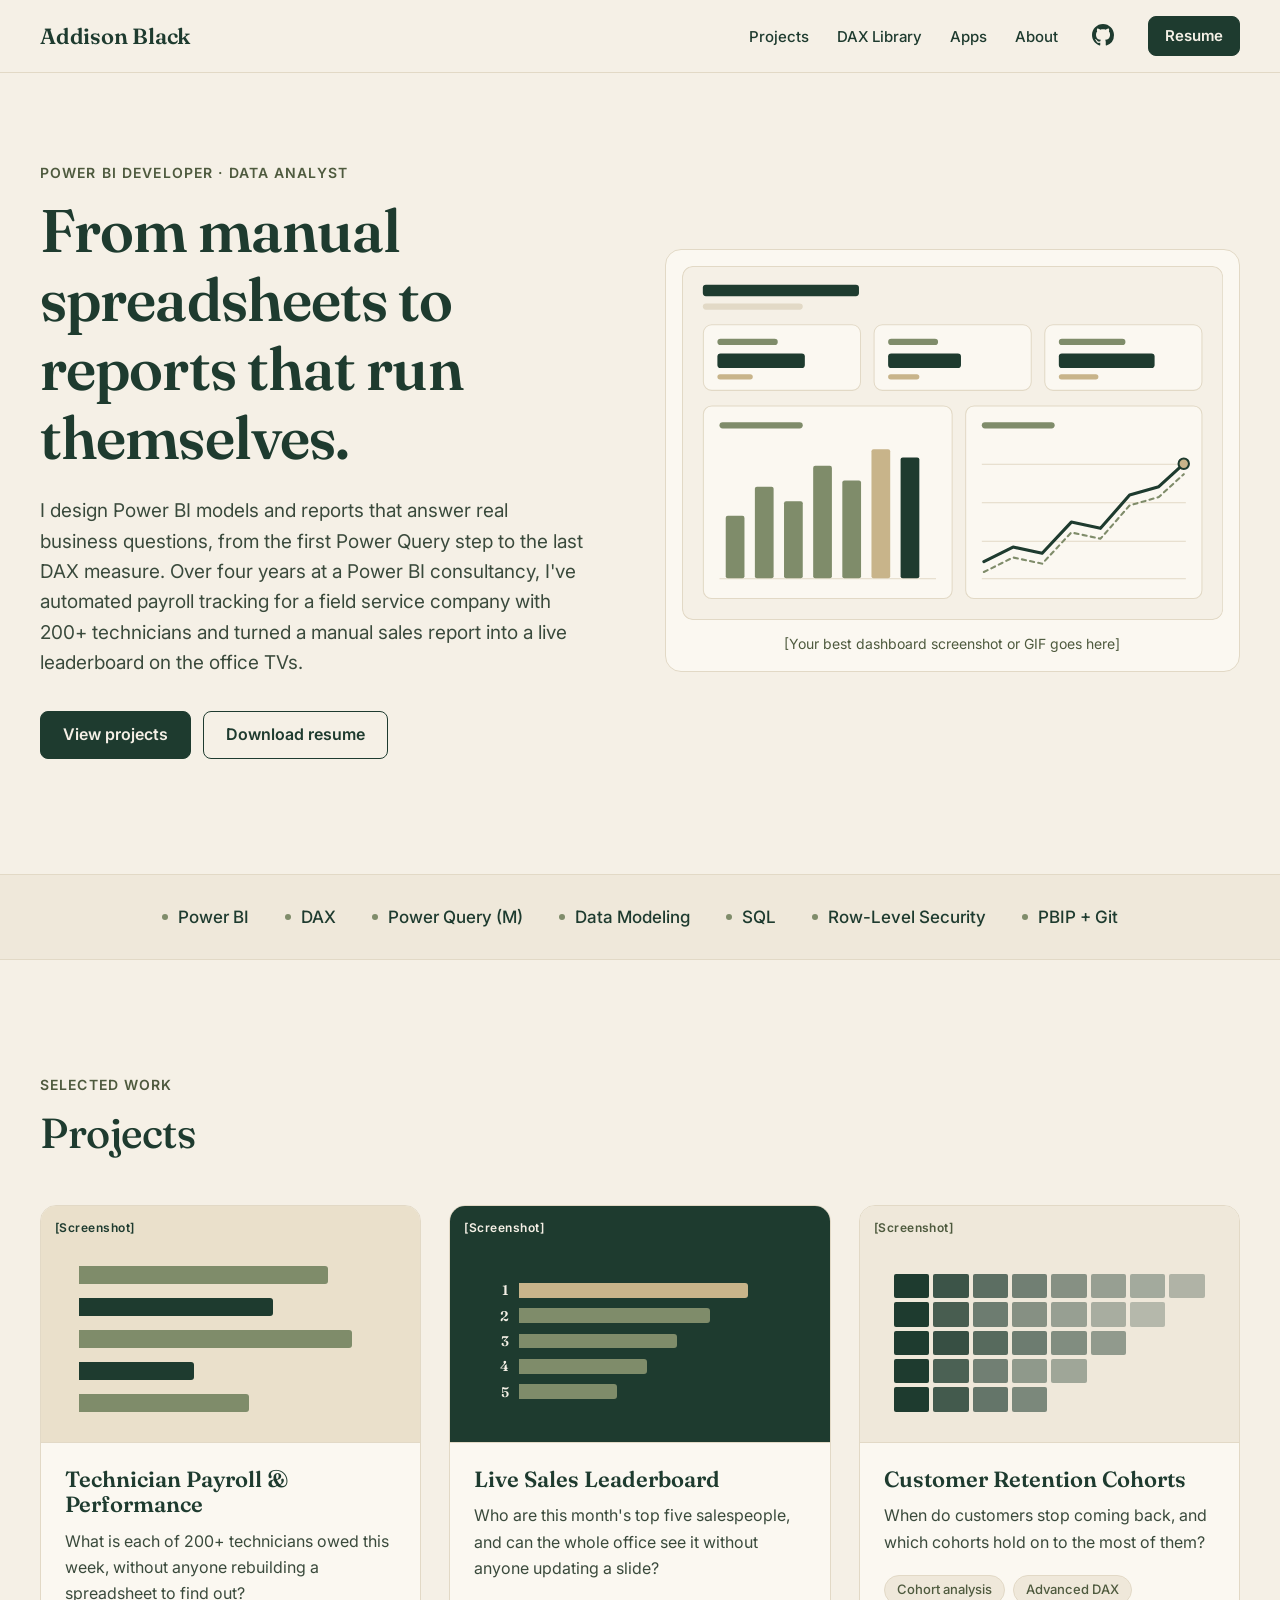
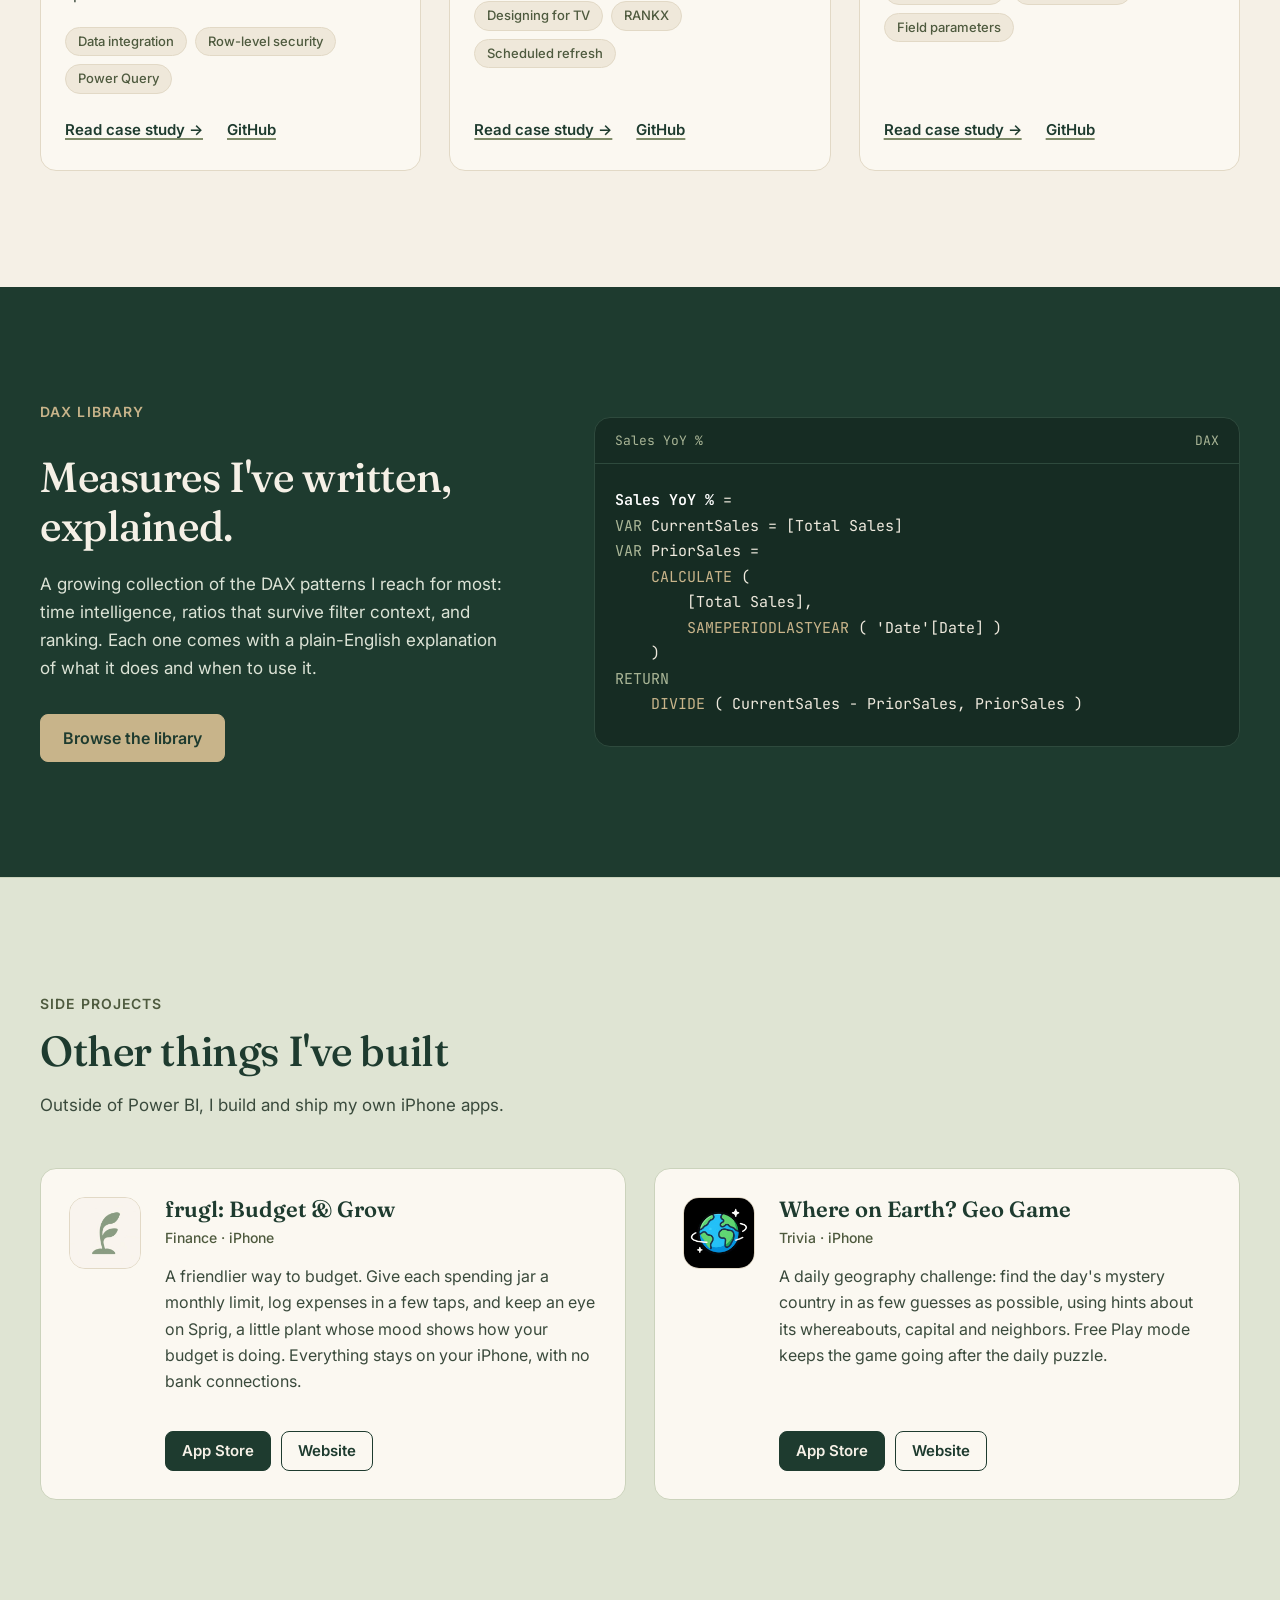
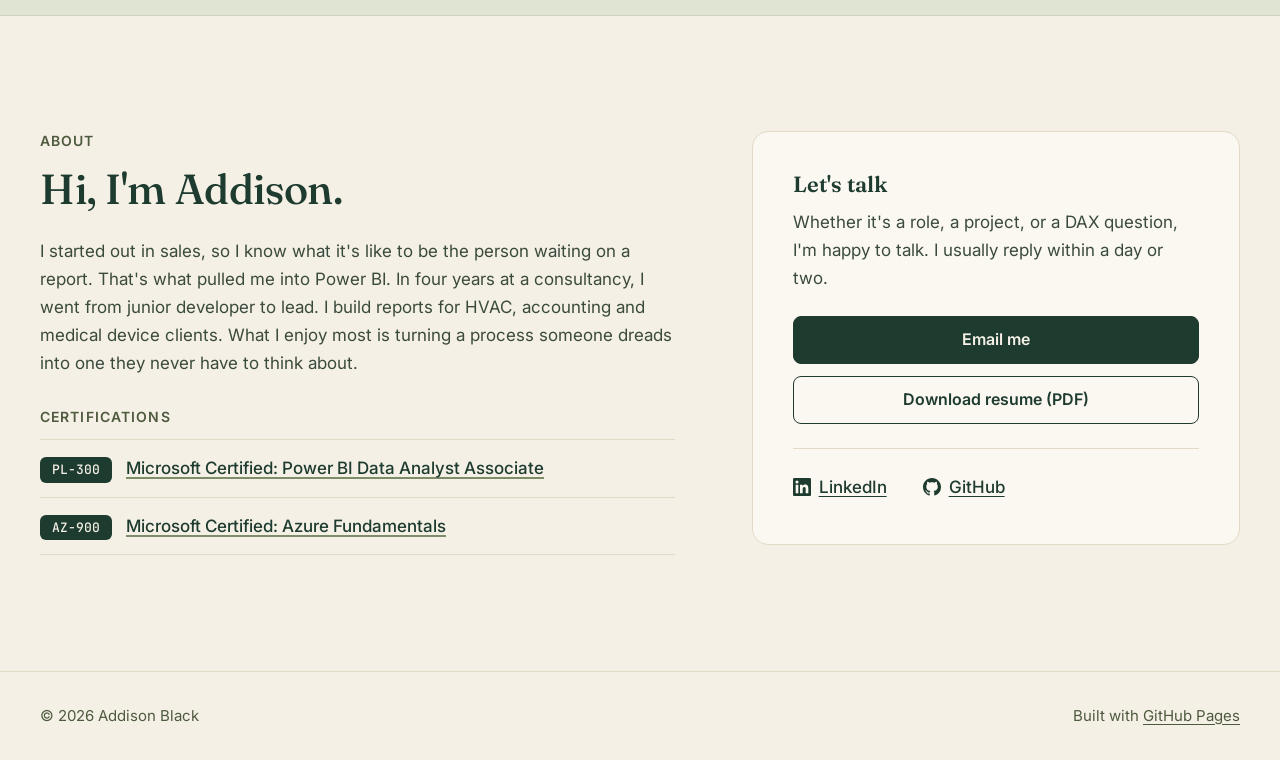
<file: index.html>
<!DOCTYPE html>
<html lang="en">
<head>
  <meta charset="utf-8">
  <meta name="viewport" content="width=device-width, initial-scale=1">
  <script>document.documentElement.classList.add("js");</script>

  <title>Addison Black | Power BI Developer &amp; Data Analyst</title>
  <meta name="description" content="[Addison Black is a Power BI developer and data analyst who builds clear, well-modeled reports. Edit this description to about 150 characters.]">
  <link rel="canonical" href="https://addisonblack.github.io/">

  <!-- Open Graph / social sharing previews -->
  <meta property="og:type" content="website">
  <meta property="og:site_name" content="Addison Black">
  <meta property="og:title" content="Addison Black | Power BI Developer &amp; Data Analyst">
  <meta property="og:description" content="[From manual spreadsheets to reports that run themselves. Short description for link previews.]">
  <meta property="og:url" content="https://addisonblack.github.io/">
  <meta property="og:image" content="https://addisonblack.github.io/assets/img/[og-image-1200x630].png">
  <meta property="og:image:alt" content="[Describe the preview image]">
  <meta name="twitter:card" content="summary_large_image">

  <!-- Fonts -->
  <link rel="preconnect" href="https://fonts.googleapis.com">
  <link rel="preconnect" href="https://fonts.gstatic.com" crossorigin>
  <link href="https://fonts.googleapis.com/css2?family=Fraunces:opsz,wght@9..144,500;9..144,600&family=Inter:wght@400;500;600&family=JetBrains+Mono:wght@400;500&display=swap" rel="stylesheet">

  <link rel="stylesheet" href="css/styles.css">
</head>
<body>
  <a class="skip-link" href="#main">Skip to content</a>

  <!-- ===================== Header ===================== -->
  <header class="site-header">
    <div class="container header-inner">
      <a class="wordmark" href="index.html">Addison Black</a>

      <button class="menu-toggle" type="button" aria-expanded="false" aria-controls="site-nav">
        <span class="menu-toggle__bars" aria-hidden="true"></span>
        Menu
      </button>

      <nav id="site-nav" class="site-nav" aria-label="Main">
        <ul class="nav-list">
          <li><a href="#projects">Projects</a></li>
          <li><a href="#dax">DAX Library</a></li>
          <li><a href="#apps">Apps</a></li>
          <li><a href="#about">About</a></li>
          <li>
            <a class="nav-icon" href="https://github.com/AddisonBlack" aria-label="GitHub (opens in a new tab)" target="_blank" rel="noopener">
              <svg viewBox="0 0 16 16" aria-hidden="true" focusable="false" fill="currentColor"><path d="M8 0C3.58 0 0 3.58 0 8c0 3.54 2.29 6.53 5.47 7.59.4.07.55-.17.55-.38 0-.19-.01-.82-.01-1.49-2.01.37-2.53-.49-2.69-.94-.09-.23-.48-.94-.82-1.13-.28-.15-.68-.52-.01-.53.63-.01 1.08.58 1.23.82.72 1.21 1.87.87 2.33.66.07-.52.28-.87.51-1.07-1.78-.2-3.64-.89-3.64-3.95 0-.87.31-1.59.82-2.15-.08-.2-.36-1.02.08-2.12 0 0 .67-.21 2.2.82.64-.18 1.32-.27 2-.27.68 0 1.36.09 2 .27 1.53-1.04 2.2-.82 2.2-.82.44 1.1.16 1.92.08 2.12.51.56.82 1.27.82 2.15 0 3.07-1.87 3.75-3.65 3.95.29.25.54.73.54 1.48 0 1.07-.01 1.93-.01 2.2 0 .21.15.46.55.38A8.013 8.013 0 0016 8c0-4.42-3.58-8-8-8z"/></svg>
              <span class="nav-icon__text visually-hidden">GitHub</span>
            </a>
          </li>
          <li><a class="btn btn--primary btn--sm" href="assets/Addison_Black_Resume.pdf" target="_blank" rel="noopener">Resume<span class="visually-hidden"> (PDF, opens in a new tab)</span></a></li>
        </ul>
      </nav>
    </div>
  </header>

  <main id="main">

    <!-- ===================== Hero ===================== -->
    <section class="hero" aria-labelledby="hero-title">
      <div class="container hero-grid">
        <div>
          <p class="eyebrow">Power BI Developer · Data Analyst</p>
          <h1 id="hero-title" class="h1">From manual spreadsheets to reports that run themselves.</h1>
          <p class="lead">
            I design Power BI models and reports that answer real business questions, from the
            first Power Query step to the last DAX measure.
            Over four years at a Power BI consultancy, I've automated payroll tracking for a field
            service company with 200+ technicians and turned a manual sales report into a live
            leaderboard on the office TVs.
          </p>
          <div class="btn-row">
            <a class="btn btn--primary" href="#projects">View projects</a>
            <a class="btn btn--outline" href="assets/Addison_Black_Resume.pdf" download="Addison_Black_Resume.pdf">Download resume</a>
          </div>
        </div>

        <!-- Featured dashboard.
             To replace the skeleton, swap the <svg> for:
             <img src="assets/img/featured-dashboard.png" alt="[Describe what the dashboard shows]" width="1200" height="780">
             and update the caption. -->
        <figure class="card hero-figure">
          <svg viewBox="0 0 520 340" role="img" aria-label="Placeholder sketch of a dashboard with three KPI tiles, a bar chart and a line chart">
            <rect x="0.5" y="0.5" width="519" height="339" rx="10" fill="#F5F0E6" stroke="#E2D9C6"/>
            <!-- Title -->
            <rect x="20" y="18" width="150" height="11" rx="3" fill="#1E3B2F"/>
            <rect x="20" y="36" width="96" height="6" rx="3" fill="#E2D9C6"/>
            <!-- KPI tiles -->
            <g>
              <rect x="20.5" y="56.5" width="151" height="63" rx="8" fill="#FBF8F1" stroke="#E2D9C6"/>
              <rect x="34" y="70" width="58" height="6" rx="3" fill="#7F8C6A"/>
              <rect x="34" y="84" width="84" height="14" rx="3" fill="#1E3B2F"/>
              <rect x="34" y="104" width="34" height="5" rx="2.5" fill="#C8B48A"/>

              <rect x="184.5" y="56.5" width="151" height="63" rx="8" fill="#FBF8F1" stroke="#E2D9C6"/>
              <rect x="198" y="70" width="48" height="6" rx="3" fill="#7F8C6A"/>
              <rect x="198" y="84" width="70" height="14" rx="3" fill="#1E3B2F"/>
              <rect x="198" y="104" width="30" height="5" rx="2.5" fill="#C8B48A"/>

              <rect x="348.5" y="56.5" width="151" height="63" rx="8" fill="#FBF8F1" stroke="#E2D9C6"/>
              <rect x="362" y="70" width="64" height="6" rx="3" fill="#7F8C6A"/>
              <rect x="362" y="84" width="92" height="14" rx="3" fill="#1E3B2F"/>
              <rect x="362" y="104" width="38" height="5" rx="2.5" fill="#C8B48A"/>
            </g>
            <!-- Bar chart -->
            <g>
              <rect x="20.5" y="134.5" width="239" height="185" rx="8" fill="#FBF8F1" stroke="#E2D9C6"/>
              <rect x="36" y="150" width="80" height="6" rx="3" fill="#7F8C6A"/>
              <line x1="36" y1="300.5" x2="244" y2="300.5" stroke="#E2D9C6"/>
              <rect x="42"  y="240" width="18" height="60"  rx="2" fill="#7F8C6A"/>
              <rect x="70"  y="212" width="18" height="88"  rx="2" fill="#7F8C6A"/>
              <rect x="98"  y="226" width="18" height="74"  rx="2" fill="#7F8C6A"/>
              <rect x="126" y="192" width="18" height="108" rx="2" fill="#7F8C6A"/>
              <rect x="154" y="206" width="18" height="94"  rx="2" fill="#7F8C6A"/>
              <rect x="182" y="176" width="18" height="124" rx="2" fill="#C8B48A"/>
              <rect x="210" y="184" width="18" height="116" rx="2" fill="#1E3B2F"/>
            </g>
            <!-- Line chart -->
            <g>
              <rect x="272.5" y="134.5" width="227" height="185" rx="8" fill="#FBF8F1" stroke="#E2D9C6"/>
              <rect x="288" y="150" width="70" height="6" rx="3" fill="#7F8C6A"/>
              <line x1="288" y1="190.5" x2="484" y2="190.5" stroke="#E2D9C6"/>
              <line x1="288" y1="227.5" x2="484" y2="227.5" stroke="#E2D9C6"/>
              <line x1="288" y1="264.5" x2="484" y2="264.5" stroke="#E2D9C6"/>
              <line x1="288" y1="300.5" x2="484" y2="300.5" stroke="#E2D9C6"/>
              <polyline points="290,284 318,270 346,276 374,246 402,252 430,220 458,212 482,190" fill="none" stroke="#7F8C6A" stroke-width="2" stroke-dasharray="4 4" stroke-linecap="round" transform="translate(0 10)"/>
              <polyline points="290,284 318,270 346,276 374,246 402,252 430,220 458,212 482,190" fill="none" stroke="#1E3B2F" stroke-width="3" stroke-linejoin="round" stroke-linecap="round"/>
              <circle cx="482" cy="190" r="5" fill="#C8B48A" stroke="#1E3B2F" stroke-width="2"/>
            </g>
          </svg>
          <figcaption class="figure-caption">[Your best dashboard screenshot or GIF goes here]</figcaption>
        </figure>
      </div>
    </section>

    <!-- ===================== Skills strip ===================== -->
    <section class="skills" aria-labelledby="skills-title">
      <div class="container">
        <h2 id="skills-title" class="visually-hidden">Skills</h2>
        <ul class="skills-list">
          <li>Power BI</li>
          <li>DAX</li>
          <li>Power Query (M)</li>
          <li>Data Modeling</li>
          <li>SQL</li>
          <li>Row-Level Security</li>
          <li>PBIP + Git</li>
        </ul>
      </div>
    </section>

    <!-- ===================== Projects ===================== -->
    <section id="projects" class="section" aria-labelledby="projects-title">
      <div class="container">
        <header class="section-header">
          <p class="eyebrow">Selected work</p>
          <h2 id="projects-title" class="h2">Projects</h2>
        </header>

        <ul class="projects-grid">
          <!-- Project 1 -->
          <li>
            <article class="card project-card">
              <!-- [Replace with <img class="thumb" src="assets/img/technician-payroll-thumb.png" alt="Technician payroll report overview">] -->
              <div class="thumb thumb--hbars" aria-hidden="true">
                <span class="thumb__label">[Screenshot]</span>
                <span style="width:82%"></span>
                <span style="width:64%" class="is-alert"></span>
                <span style="width:90%"></span>
                <span style="width:38%" class="is-alert"></span>
                <span style="width:56%"></span>
              </div>
              <div class="project-card__body">
                <h3 class="h3">Technician Payroll &amp; Performance</h3>
                <p class="project-card__question">What is each of 200+ technicians owed this week, without anyone rebuilding a spreadsheet to find out?</p>
                <ul class="tag-list" aria-label="Techniques">
                  <li class="tag">Data integration</li>
                  <li class="tag">Row-level security</li>
                  <li class="tag">Power Query</li>
                </ul>
                <div class="project-card__links">
                  <a class="text-link" href="projects/technician-payroll.html" aria-label="Read case study: Technician Payroll and Performance">Read case study →</a>
                  <a class="text-link" href="https://github.com/AddisonBlack/[technician-payroll-repo]" aria-label="GitHub: Technician Payroll and Performance repository (opens in a new tab)" target="_blank" rel="noopener">GitHub</a>
                </div>
              </div>
            </article>
          </li>

          <!-- Project 2 -->
          <li>
            <article class="card project-card">
              <!-- [Replace with <img class="thumb" src="assets/img/sales-leaderboard-thumb.png" alt="Sales leaderboard on an office TV">] -->
              <div class="thumb thumb--leaderboard" aria-hidden="true">
                <span class="thumb__label">[Screenshot]</span>
                <span class="is-top" style="width:84%"></span>
                <span style="width:70%"></span>
                <span style="width:58%"></span>
                <span style="width:47%"></span>
                <span style="width:36%"></span>
              </div>
              <div class="project-card__body">
                <h3 class="h3">Live Sales Leaderboard</h3>
                <p class="project-card__question">Who are this month's top five salespeople, and can the whole office see it without anyone updating a slide?</p>
                <ul class="tag-list" aria-label="Techniques">
                  <li class="tag">Designing for TV</li>
                  <li class="tag">RANKX</li>
                  <li class="tag">Scheduled refresh</li>
                </ul>
                <div class="project-card__links">
                  <a class="text-link" href="projects/sales-leaderboard.html" aria-label="Read case study: Live Sales Leaderboard">Read case study →</a>
                  <a class="text-link" href="https://github.com/AddisonBlack/[sales-leaderboard-repo]" aria-label="GitHub: Live Sales Leaderboard repository (opens in a new tab)" target="_blank" rel="noopener">GitHub</a>
                </div>
              </div>
            </article>
          </li>

          <!-- Project 3 -->
          <li>
            <article class="card project-card">
              <!-- [Replace with <img class="thumb" src="assets/img/customer-retention-thumb.png" alt="Customer retention cohort matrix">] -->
              <div class="thumb thumb--cohort" aria-hidden="true">
                <span class="thumb__label">[Screenshot]</span>
                <span style="opacity:1"></span><span style="opacity:.85"></span><span style="opacity:.7"></span><span style="opacity:.6"></span><span style="opacity:.5"></span><span style="opacity:.42"></span><span style="opacity:.36"></span><span style="opacity:.3"></span>
                <span style="opacity:1"></span><span style="opacity:.8"></span><span style="opacity:.62"></span><span style="opacity:.5"></span><span style="opacity:.42"></span><span style="opacity:.34"></span><span style="opacity:.28"></span><span style="opacity:0"></span>
                <span style="opacity:1"></span><span style="opacity:.88"></span><span style="opacity:.72"></span><span style="opacity:.62"></span><span style="opacity:.52"></span><span style="opacity:.45"></span><span style="opacity:0"></span><span style="opacity:0"></span>
                <span style="opacity:1"></span><span style="opacity:.78"></span><span style="opacity:.6"></span><span style="opacity:.46"></span><span style="opacity:.38"></span><span style="opacity:0"></span><span style="opacity:0"></span><span style="opacity:0"></span>
                <span style="opacity:1"></span><span style="opacity:.82"></span><span style="opacity:.66"></span><span style="opacity:.55"></span><span style="opacity:0"></span><span style="opacity:0"></span><span style="opacity:0"></span><span style="opacity:0"></span>
              </div>
              <div class="project-card__body">
                <h3 class="h3">Customer Retention Cohorts</h3>
                <p class="project-card__question">When do customers stop coming back, and which cohorts hold on to the most of them?</p>
                <ul class="tag-list" aria-label="Techniques">
                  <li class="tag">Cohort analysis</li>
                  <li class="tag">Advanced DAX</li>
                  <li class="tag">Field parameters</li>
                </ul>
                <div class="project-card__links">
                  <a class="text-link" href="projects/customer-retention.html" aria-label="Read case study: Customer Retention Cohorts">Read case study →</a>
                  <a class="text-link" href="https://github.com/AddisonBlack/[customer-retention-repo]" aria-label="GitHub: Customer Retention Cohorts repository (opens in a new tab)" target="_blank" rel="noopener">GitHub</a>
                </div>
              </div>
            </article>
          </li>
        </ul>
      </div>
    </section>

    <!-- ===================== DAX Library ===================== -->
    <section id="dax" class="section section--dark" aria-labelledby="dax-title">
      <div class="container dax-grid">
        <div>
          <p class="eyebrow">DAX Library</p>
          <h2 id="dax-title" class="h2">Measures I've written, explained.</h2>
          <p>
            A growing collection of the DAX patterns I reach for most: time intelligence, ratios
            that survive filter context, and ranking. Each one comes with a plain-English
            explanation of what it does and when to use it.
          </p>
          <a class="btn btn--tan" href="https://github.com/AddisonBlack/[dax-library-repo]" target="_blank" rel="noopener">Browse the library<span class="visually-hidden"> (opens in a new tab)</span></a>
        </div>

        <figure class="code-block">
          <figcaption class="code-block__bar">
            <span>Sales YoY %</span>
            <span>DAX</span>
          </figcaption>
<pre tabindex="0" aria-label="DAX measure: Sales YoY %"><code><span class="tok-name">Sales YoY %</span> =
<span class="tok-kw">VAR</span> CurrentSales = [Total Sales]
<span class="tok-kw">VAR</span> PriorSales =
    <span class="tok-fn">CALCULATE</span> (
        [Total Sales],
        <span class="tok-fn">SAMEPERIODLASTYEAR</span> ( 'Date'[Date] )
    )
<span class="tok-kw">RETURN</span>
    <span class="tok-fn">DIVIDE</span> ( CurrentSales - PriorSales, PriorSales )</code></pre>
        </figure>
      </div>
    </section>

    <!-- ===================== iOS apps ===================== -->
    <section id="apps" class="section section--sage" aria-labelledby="apps-title">
      <div class="container">
        <header class="section-header">
          <p class="eyebrow">Side projects</p>
          <h2 id="apps-title" class="h2">Other things I've built</h2>
          <p class="apps-intro">Outside of Power BI, I build and ship my own iPhone apps.</p>
        </header>

        <ul class="apps-grid">
          <!-- App 1 -->
          <li>
            <article class="card app-card">
              <img class="app-card__icon" src="assets/img/apps/frugl-icon.jpg" alt="" width="72" height="72" loading="lazy">
              <div class="app-card__body">
                <h3 class="h3">frugl: Budget &amp; Grow</h3>
                <p class="app-card__meta">Finance · iPhone</p>
                <p>
                  A friendlier way to budget. Give each spending jar a monthly limit, log expenses
                  in a few taps, and keep an eye on Sprig, a little plant whose mood shows how your
                  budget is doing. Everything stays on your iPhone, with no bank connections.
                </p>
                <div class="app-card__links">
                  <a class="btn btn--primary btn--sm" href="https://apps.apple.com/us/app/frugl-budget-grow/id6813641455" target="_blank" rel="noopener" aria-label="frugl on the App Store (opens in a new tab)">App Store</a>
                  <a class="btn btn--outline btn--sm" href="https://usefrugl.com/" target="_blank" rel="noopener" aria-label="frugl website (opens in a new tab)">Website</a>
                </div>
              </div>
            </article>
          </li>

          <!-- App 2 -->
          <li>
            <article class="card app-card">
              <img class="app-card__icon" src="assets/img/apps/where-on-earth-icon.jpg" alt="" width="72" height="72" loading="lazy">
              <div class="app-card__body">
                <h3 class="h3">Where on Earth? Geo Game</h3>
                <p class="app-card__meta">Trivia · iPhone</p>
                <p>
                  A daily geography challenge: find the day's mystery country in as few guesses as
                  possible, using hints about its whereabouts, capital and neighbors. Free Play
                  mode keeps the game going after the daily puzzle.
                </p>
                <div class="app-card__links">
                  <a class="btn btn--primary btn--sm" href="https://apps.apple.com/us/app/where-on-earth-geo-game/id6752313335" target="_blank" rel="noopener" aria-label="Where on Earth? on the App Store (opens in a new tab)">App Store</a>
                  <a class="btn btn--outline btn--sm" href="https://www.whereonearth.to/" target="_blank" rel="noopener" aria-label="Where on Earth? website (opens in a new tab)">Website</a>
                </div>
              </div>
            </article>
          </li>
        </ul>
      </div>
    </section>

    <!-- ===================== About & contact ===================== -->
    <section id="about" class="section" aria-labelledby="about-title">
      <div class="container about-grid">
        <div>
          <p class="eyebrow">About</p>
          <h2 id="about-title" class="h2">Hi, I'm Addison.</h2>
          <p>
            I started out in sales, so I know what it's like to be the person waiting on a report. That's what pulled me into Power BI. In four years at a consultancy, I went from junior developer to lead. I build reports for HVAC, accounting and medical device clients. What I enjoy most is turning a process someone dreads into one they never have to think about.
          </p>
          <h3 class="about-subhead">Certifications</h3>
          <ul class="cert-list">
            <li>
              <span class="cert-code">PL-300</span>
              <a href="https://learn.microsoft.com/en-us/credentials/certifications/data-analyst-associate/?practice-assessment-type=certification" target="_blank" rel="noopener">Microsoft Certified: Power BI Data Analyst Associate<span class="visually-hidden"> (opens in a new tab)</span></a>
            </li>
            <li>
              <span class="cert-code">AZ-900</span>
              <a href="https://learn.microsoft.com/en-us/credentials/certifications/azure-fundamentals/?practice-assessment-type=certification" target="_blank" rel="noopener">Microsoft Certified: Azure Fundamentals<span class="visually-hidden"> (opens in a new tab)</span></a>
            </li>
          </ul>
        </div>

        <aside class="card contact-card" aria-labelledby="contact-title">
          <h3 id="contact-title" class="h3">Let's talk</h3>
          <p>Whether it's a role, a project, or a DAX question, I'm happy to talk. I usually reply within a day or two.</p>
          <a class="btn btn--primary" href="mailto:mraddisonblack@gmail.com">Email me</a>
          <a class="btn btn--outline" href="assets/Addison_Black_Resume.pdf" download="Addison_Black_Resume.pdf">Download resume (PDF)</a>
          <ul class="contact-links">
            <li>
              <a class="icon-text-link" href="https://www.linkedin.com/in/addison-black-a16986448/" target="_blank" rel="noopener">
                <svg viewBox="0 0 24 24" aria-hidden="true" focusable="false" fill="currentColor"><path d="M20.45 20.45h-3.56v-5.57c0-1.33-.02-3.04-1.85-3.04-1.86 0-2.14 1.45-2.14 2.94v5.67H9.34V9h3.42v1.56h.05c.48-.9 1.64-1.85 3.37-1.85 3.6 0 4.27 2.37 4.27 5.46v6.28zM5.34 7.43a2.06 2.06 0 1 1 0-4.13 2.06 2.06 0 0 1 0 4.13zM7.12 20.45H3.56V9h3.56v11.45zM22.22 0H1.77C.79 0 0 .77 0 1.73v20.54C0 23.23.79 24 1.77 24h20.45c.98 0 1.78-.77 1.78-1.73V1.73C24 .77 23.2 0 22.22 0z"/></svg>
                LinkedIn<span class="visually-hidden"> (opens in a new tab)</span>
              </a>
            </li>
            <li>
              <a class="icon-text-link" href="https://github.com/AddisonBlack" target="_blank" rel="noopener">
                <svg viewBox="0 0 16 16" aria-hidden="true" focusable="false" fill="currentColor"><path d="M8 0C3.58 0 0 3.58 0 8c0 3.54 2.29 6.53 5.47 7.59.4.07.55-.17.55-.38 0-.19-.01-.82-.01-1.49-2.01.37-2.53-.49-2.69-.94-.09-.23-.48-.94-.82-1.13-.28-.15-.68-.52-.01-.53.63-.01 1.08.58 1.23.82.72 1.21 1.87.87 2.33.66.07-.52.28-.87.51-1.07-1.78-.2-3.64-.89-3.64-3.95 0-.87.31-1.59.82-2.15-.08-.2-.36-1.02.08-2.12 0 0 .67-.21 2.2.82.64-.18 1.32-.27 2-.27.68 0 1.36.09 2 .27 1.53-1.04 2.2-.82 2.2-.82.44 1.1.16 1.92.08 2.12.51.56.82 1.27.82 2.15 0 3.07-1.87 3.75-3.65 3.95.29.25.54.73.54 1.48 0 1.07-.01 1.93-.01 2.2 0 .21.15.46.55.38A8.013 8.013 0 0016 8c0-4.42-3.58-8-8-8z"/></svg>
                GitHub<span class="visually-hidden"> (opens in a new tab)</span>
              </a>
            </li>
          </ul>
        </aside>
      </div>
    </section>

  </main>

  <!-- ===================== Footer ===================== -->
  <footer class="site-footer">
    <div class="container footer-inner">
      <p>© 2026 Addison Black</p>
      <p>Built with <a href="https://pages.github.com/" target="_blank" rel="noopener">GitHub Pages<span class="visually-hidden"> (opens in a new tab)</span></a></p>
    </div>
  </footer>

  <script src="js/main.js"></script>
</body>
</html>
</file>
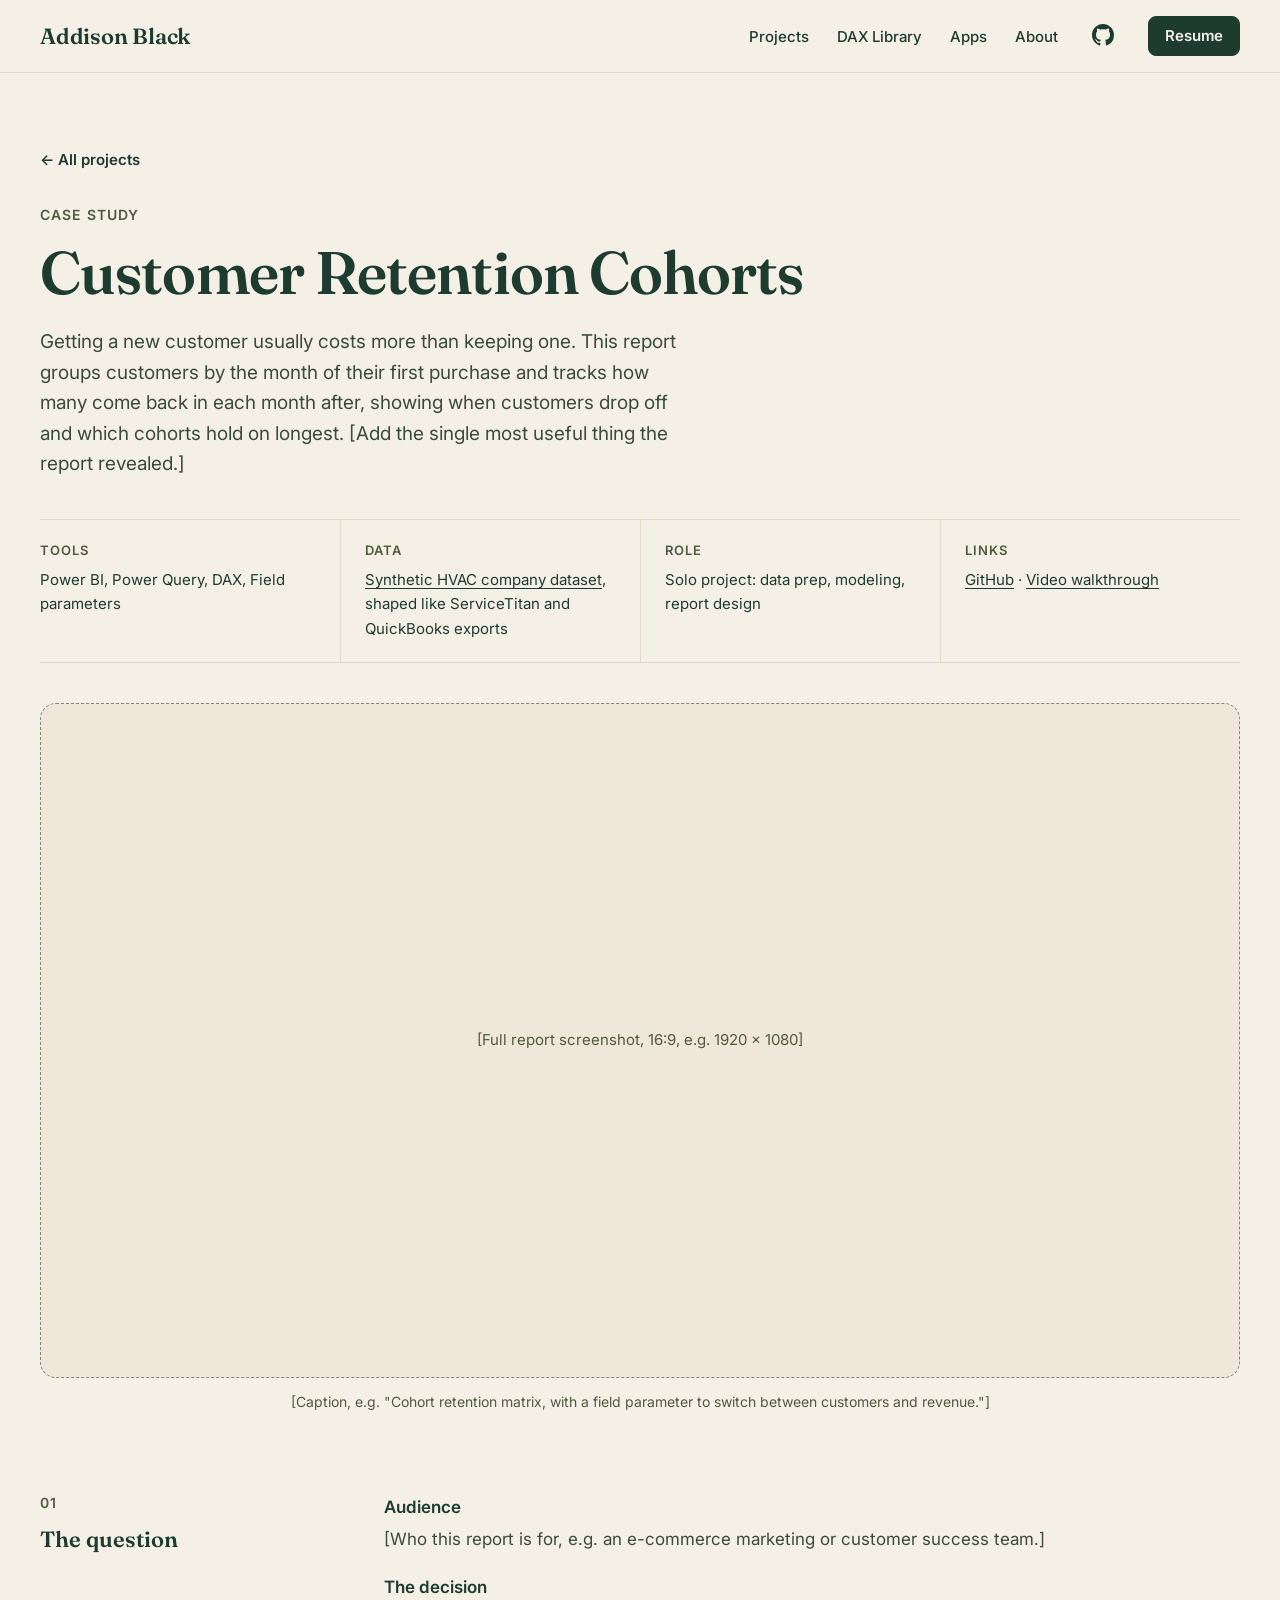
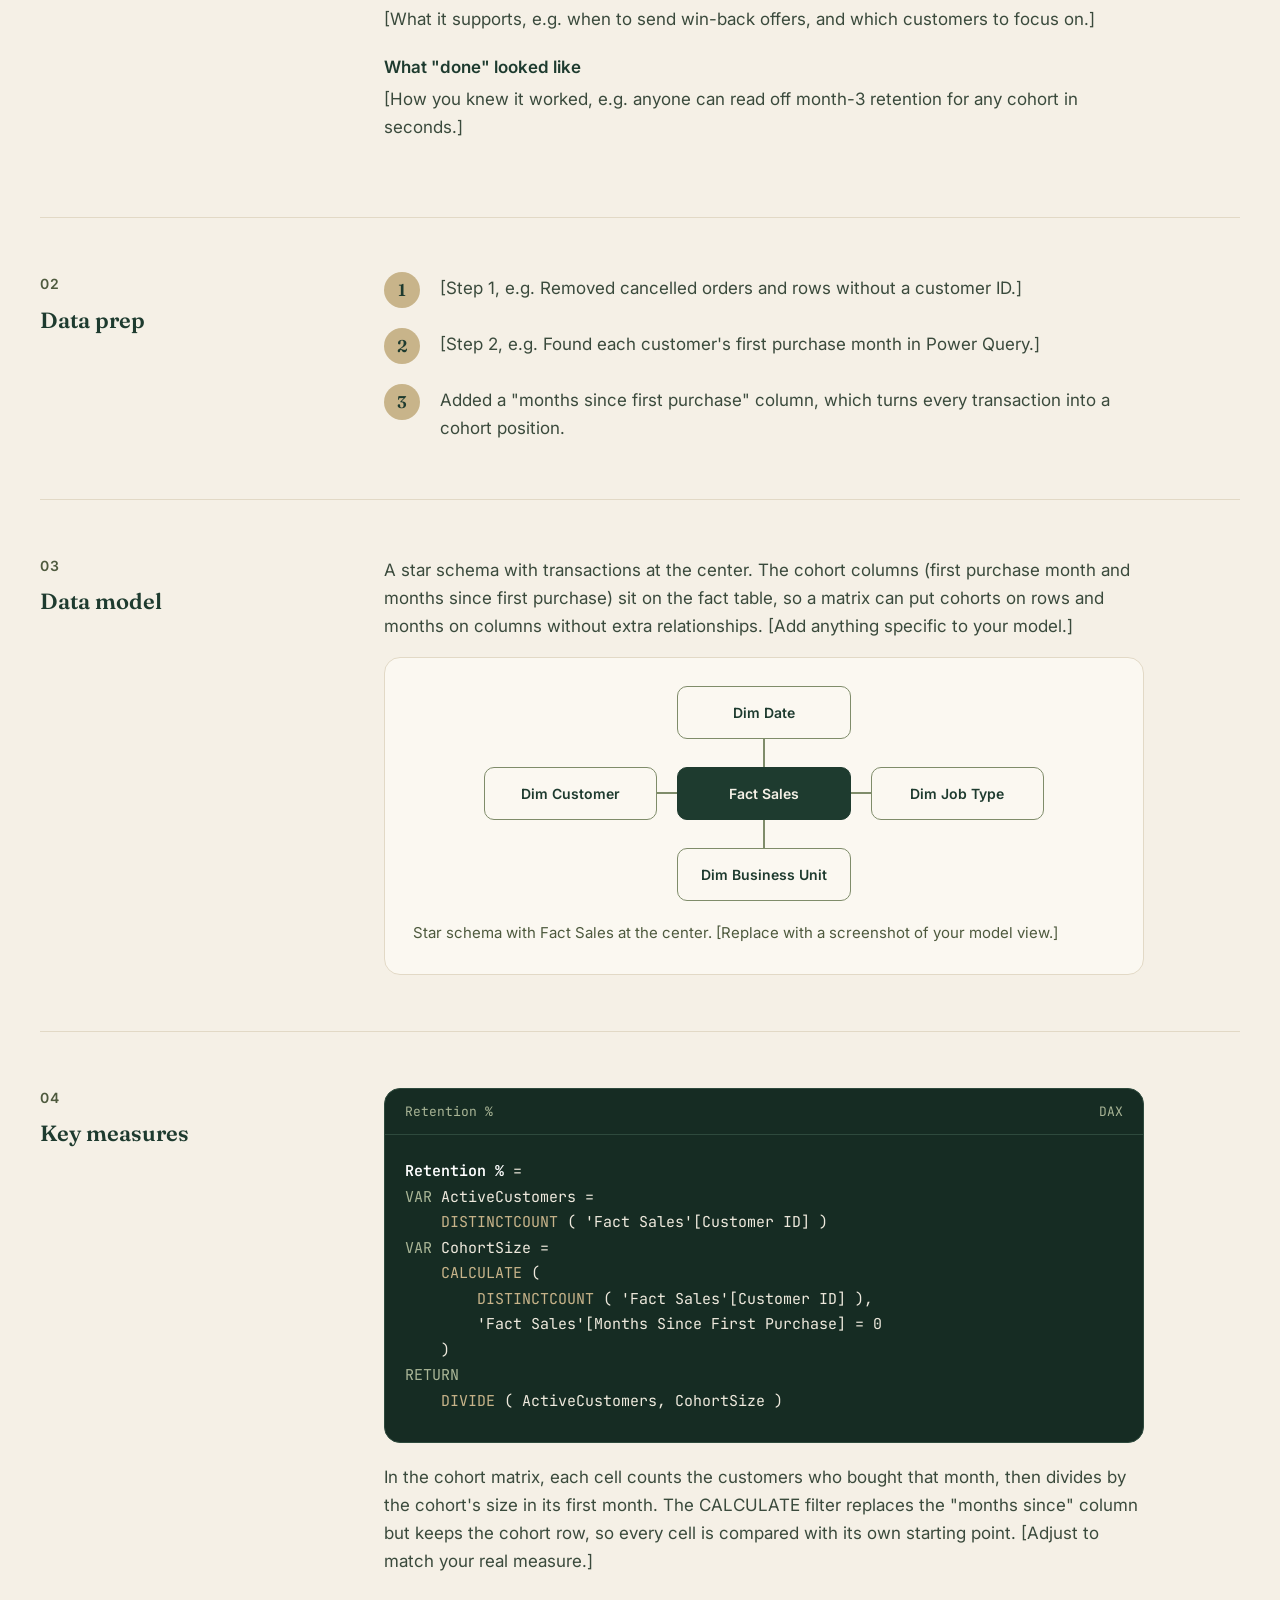
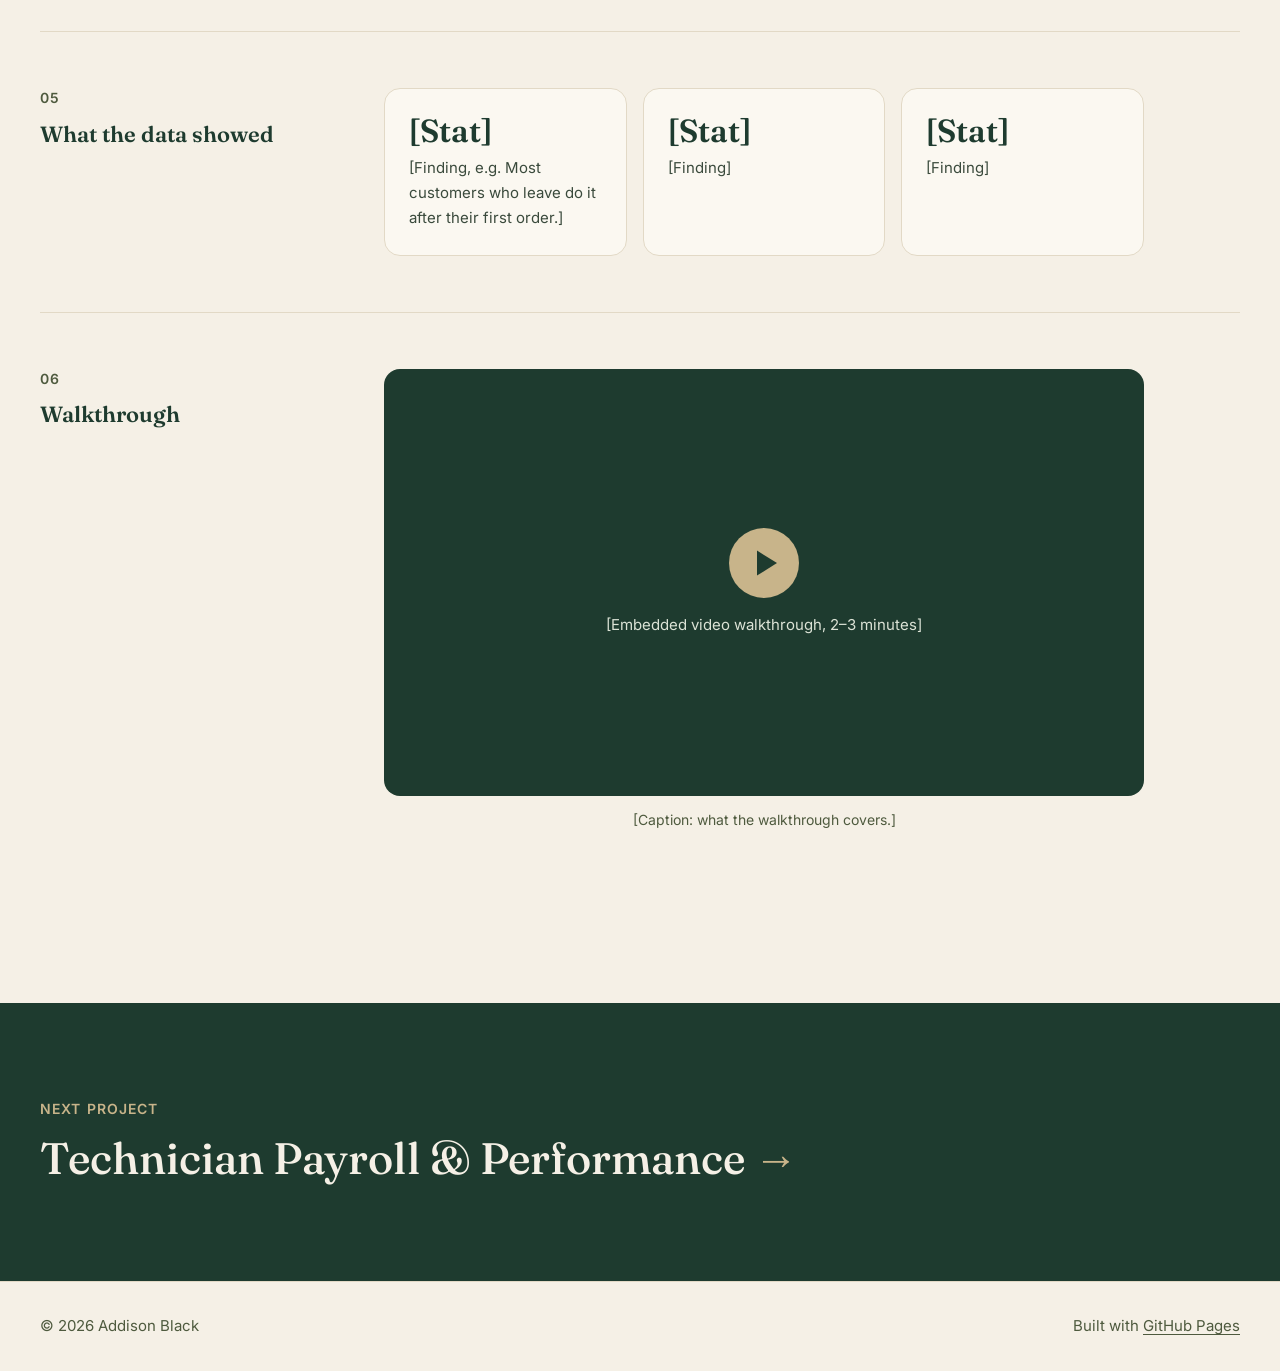
<file: projects/customer-retention.html>
<!DOCTYPE html>
<html lang="en">
<head>
  <meta charset="utf-8">
  <meta name="viewport" content="width=device-width, initial-scale=1">
  <script>document.documentElement.classList.add("js");</script>

  <!-- TEMPLATE: to make a new case study, copy this file, then update every
       [bracketed] item, the <title>, meta tags, and the "Next project" link. -->
  <title>Customer Retention Cohorts | Addison Black</title>
  <meta name="description" content="Case study: a Power BI cohort analysis showing when customers stop coming back, built on a public retail dataset.">
  <link rel="canonical" href="https://addisonblack.github.io/projects/customer-retention.html">

  <!-- Open Graph / social sharing previews -->
  <meta property="og:type" content="article">
  <meta property="og:site_name" content="Addison Black">
  <meta property="og:title" content="Customer Retention Cohorts | Addison Black">
  <meta property="og:description" content="A Power BI cohort analysis of customer retention, built on public data.">
  <meta property="og:url" content="https://addisonblack.github.io/projects/customer-retention.html">
  <meta property="og:image" content="https://addisonblack.github.io/assets/img/[customer-retention-og-1200x630].png">
  <meta property="og:image:alt" content="[Describe the preview image]">
  <meta name="twitter:card" content="summary_large_image">

  <!-- Fonts -->
  <link rel="preconnect" href="https://fonts.googleapis.com">
  <link rel="preconnect" href="https://fonts.gstatic.com" crossorigin>
  <link href="https://fonts.googleapis.com/css2?family=Fraunces:opsz,wght@9..144,500;9..144,600&family=Inter:wght@400;500;600&family=JetBrains+Mono:wght@400;500&display=swap" rel="stylesheet">

  <link rel="stylesheet" href="../css/styles.css">
</head>
<body>
  <a class="skip-link" href="#main">Skip to content</a>

  <!-- ===================== Header ===================== -->
  <header class="site-header">
    <div class="container header-inner">
      <a class="wordmark" href="../index.html">Addison Black</a>

      <button class="menu-toggle" type="button" aria-expanded="false" aria-controls="site-nav">
        <span class="menu-toggle__bars" aria-hidden="true"></span>
        Menu
      </button>

      <nav id="site-nav" class="site-nav" aria-label="Main">
        <ul class="nav-list">
          <li><a href="../index.html#projects">Projects</a></li>
          <li><a href="../index.html#dax">DAX Library</a></li>
          <li><a href="../index.html#apps">Apps</a></li>
          <li><a href="../index.html#about">About</a></li>
          <li>
            <a class="nav-icon" href="https://github.com/AddisonBlack" aria-label="GitHub (opens in a new tab)" target="_blank" rel="noopener">
              <svg viewBox="0 0 16 16" aria-hidden="true" focusable="false" fill="currentColor"><path d="M8 0C3.58 0 0 3.58 0 8c0 3.54 2.29 6.53 5.47 7.59.4.07.55-.17.55-.38 0-.19-.01-.82-.01-1.49-2.01.37-2.53-.49-2.69-.94-.09-.23-.48-.94-.82-1.13-.28-.15-.68-.52-.01-.53.63-.01 1.08.58 1.23.82.72 1.21 1.87.87 2.33.66.07-.52.28-.87.51-1.07-1.78-.2-3.64-.89-3.64-3.95 0-.87.31-1.59.82-2.15-.08-.2-.36-1.02.08-2.12 0 0 .67-.21 2.2.82.64-.18 1.32-.27 2-.27.68 0 1.36.09 2 .27 1.53-1.04 2.2-.82 2.2-.82.44 1.1.16 1.92.08 2.12.51.56.82 1.27.82 2.15 0 3.07-1.87 3.75-3.65 3.95.29.25.54.73.54 1.48 0 1.07-.01 1.93-.01 2.2 0 .21.15.46.55.38A8.013 8.013 0 0016 8c0-4.42-3.58-8-8-8z"/></svg>
              <span class="nav-icon__text visually-hidden">GitHub</span>
            </a>
          </li>
          <li><a class="btn btn--primary btn--sm" href="../assets/Addison_Black_Resume.pdf" target="_blank" rel="noopener">Resume<span class="visually-hidden"> (PDF, opens in a new tab)</span></a></li>
        </ul>
      </nav>
    </div>
  </header>

  <main id="main">

    <!-- ===================== Intro ===================== -->
    <section class="cs-intro" aria-labelledby="cs-title">
      <div class="container">
        <a class="back-link" href="../index.html#projects">← All projects</a>
        <p class="eyebrow">Case study</p>
        <h1 id="cs-title" class="h1">Customer Retention Cohorts</h1>
        <p class="lead">
          Getting a new customer usually costs more than keeping one. This report groups customers by the month of their first purchase and tracks how many come back in each month after, showing when customers drop off and which cohorts hold on longest. [Add the single most useful thing the report revealed.]
        </p>

        <dl class="meta">
          <div>
            <dt>Tools</dt>
            <dd>Power BI, Power Query, DAX, Field parameters</dd>
          </div>
          <div>
            <dt>Data</dt>
            <dd><a href="https://github.com/AddisonBlack/addisonblack.github.io/tree/main/data" target="_blank" rel="noopener">Synthetic HVAC company dataset<span class="visually-hidden"> (opens in a new tab)</span></a>, shaped like ServiceTitan and QuickBooks exports</dd>
          </div>
          <div>
            <dt>Role</dt>
            <dd>Solo project: data prep, modeling, report design</dd>
          </div>
          <div>
            <dt>Links</dt>
            <dd><a href="https://github.com/AddisonBlack/[customer-retention-repo]" target="_blank" rel="noopener">GitHub<span class="visually-hidden"> (opens in a new tab)</span></a>
              ·
              <a href="#walkthrough">Video walkthrough</a></dd>
          </div>
        </dl>
      </div>
    </section>

    <!-- ===================== Full dashboard screenshot ===================== -->
    <div class="container">
      <!-- Replace the placeholder <div> with:
           <img src="../assets/img/customer-retention-full.png" alt="[Describe the full report page]" width="1920" height="1080"> -->
      <figure class="media-figure">
        <div class="media-placeholder">[Full report screenshot, 16:9, e.g. 1920 × 1080]</div>
        <figcaption class="figure-caption">[Caption, e.g. "Cohort retention matrix, with a field parameter to switch between customers and revenue."]</figcaption>
      </figure>
    </div>

    <!-- ===================== Content sections ===================== -->
    <div class="container cs-body">

      <section class="cs-section" aria-labelledby="q-title">
        <div>
          <p class="eyebrow">01</p>
          <h2 id="q-title" class="h3">The question</h2>
        </div>
        <div class="cs-section__content">
          <dl class="qa-list">
            <dt>Audience</dt>
            <dd>[Who this report is for, e.g. an e-commerce marketing or customer success team.]</dd>
            <dt>The decision</dt>
            <dd>[What it supports, e.g. when to send win-back offers, and which customers to focus on.]</dd>
            <dt>What "done" looked like</dt>
            <dd>[How you knew it worked, e.g. anyone can read off month-3 retention for any cohort in seconds.]</dd>
          </dl>
        </div>
      </section>
      <section class="cs-section" aria-labelledby="prep-title">
        <div>
          <p class="eyebrow">02</p>
          <h2 id="prep-title" class="h3">Data prep</h2>
        </div>
        <div class="cs-section__content">
          <ol class="steps">
            <li>[Step 1, e.g. Removed cancelled orders and rows without a customer ID.]</li>
            <li>[Step 2, e.g. Found each customer's first purchase month in Power Query.]</li>
            <li>Added a "months since first purchase" column, which turns every transaction into a cohort position.</li>
          </ol>
        </div>
      </section>
      <section class="cs-section" aria-labelledby="model-title">
        <div>
          <p class="eyebrow">03</p>
          <h2 id="model-title" class="h3">Data model</h2>
        </div>
        <div class="cs-section__content">
          <p>
            A star schema with transactions at the center. The cohort columns (first purchase month
            and months since first purchase) sit on the fact table, so a matrix can put cohorts on
            rows and months on columns without extra relationships. [Add anything specific to your model.]
          </p>
          <!-- [Replace this diagram with a screenshot of your real model view:
               <img src="../assets/img/[model-screenshot].png" alt="Power BI model view showing the star schema"> ] -->
          <figure class="card schema">
            <div class="schema__grid">
              <div class="schema__table schema__table--date">Dim Date</div>
              <div class="schema__table schema__table--product">Dim Customer</div>
              <div class="schema__table schema__table--fact">Fact Sales</div>
              <div class="schema__table schema__table--store">Dim Job Type</div>
              <div class="schema__table schema__table--customer">Dim Business Unit</div>
            </div>
            <figcaption class="muted">Star schema with Fact Sales at the center. [Replace with a screenshot of your model view.]</figcaption>
          </figure>
        </div>
      </section>
      <section class="cs-section" aria-labelledby="measures-title">
        <div>
          <p class="eyebrow">04</p>
          <h2 id="measures-title" class="h3">Key measures</h2>
        </div>
        <div class="cs-section__content">
          <figure class="code-block">
            <figcaption class="code-block__bar">
              <span>Retention %</span>
              <span>DAX</span>
            </figcaption>
<pre tabindex="0" aria-label="DAX: Retention %"><code><span class="tok-name">Retention %</span> =
<span class="tok-kw">VAR</span> ActiveCustomers =
    <span class="tok-fn">DISTINCTCOUNT</span> ( 'Fact Sales'[Customer ID] )
<span class="tok-kw">VAR</span> CohortSize =
    <span class="tok-fn">CALCULATE</span> (
        <span class="tok-fn">DISTINCTCOUNT</span> ( 'Fact Sales'[Customer ID] ),
        'Fact Sales'[Months Since First Purchase] = 0
    )
<span class="tok-kw">RETURN</span>
    <span class="tok-fn">DIVIDE</span> ( ActiveCustomers, CohortSize )</code></pre>
          </figure>
          <p>
            In the cohort matrix, each cell counts the customers who bought that month, then divides
            by the cohort's size in its first month. The CALCULATE filter replaces the "months since"
            column but keeps the cohort row, so every cell is compared with its own starting point.
            [Adjust to match your real measure.]
          </p>
        </div>
      </section>
      <section class="cs-section" aria-labelledby="insights-title">
        <div>
          <p class="eyebrow">05</p>
          <h2 id="insights-title" class="h3">What the data showed</h2>
        </div>
        <div class="cs-section__content">
          <ul class="insights">
            <li class="card insight">
              <span class="insight__stat">[Stat]</span>
              <p>[Finding, e.g. Most customers who leave do it after their first order.]</p>
            </li>
            <li class="card insight">
              <span class="insight__stat">[Stat]</span>
              <p>[Finding]</p>
            </li>
            <li class="card insight">
              <span class="insight__stat">[Stat]</span>
              <p>[Finding]</p>
            </li>
          </ul>
        </div>
      </section>
      <section id="walkthrough" class="cs-section" aria-labelledby="walkthrough-title">
        <div>
          <p class="eyebrow">06</p>
          <h2 id="walkthrough-title" class="h3">Walkthrough</h2>
        </div>
        <div class="cs-section__content">
          <!-- Replace the placeholder <div> with your video, e.g. a YouTube embed:
               <iframe src="https://www.youtube-nocookie.com/embed/[VIDEO_ID]"
                       title="Customer Retention Cohorts walkthrough"
                       allow="accelerometer; encrypted-media; gyroscope; picture-in-picture"
                       allowfullscreen loading="lazy"></iframe> -->
          <figure class="media-figure">
            <div class="media-placeholder media-placeholder--video">
              <div>
                <svg class="play-icon" viewBox="0 0 72 72" aria-hidden="true" focusable="false">
                  <circle cx="36" cy="36" r="35" fill="#C8B48A"/>
                  <path d="M29 23.5v25l20-12.5z" fill="#1E3B2F"/>
                </svg>
                <span>[Embedded video walkthrough, 2–3 minutes]</span>
              </div>
            </div>
            <figcaption class="figure-caption">[Caption: what the walkthrough covers.]</figcaption>
          </figure>
        </div>
      </section>

    </div>

    <!-- ===================== Next project ===================== -->
    <section class="section--dark next-project" aria-labelledby="next-title">
      <div class="container">
        <h2 id="next-title" class="eyebrow">Next project</h2>
        <a class="next-project__link" href="technician-payroll.html">Technician Payroll &amp; Performance <span aria-hidden="true">→</span></a>
      </div>
    </section>

  </main>

  <!-- ===================== Footer ===================== -->
  <footer class="site-footer">
    <div class="container footer-inner">
      <p>© 2026 Addison Black</p>
      <p>Built with <a href="https://pages.github.com/" target="_blank" rel="noopener">GitHub Pages<span class="visually-hidden"> (opens in a new tab)</span></a></p>
    </div>
  </footer>

  <script src="../js/main.js"></script>
</body>
</html>
</file>
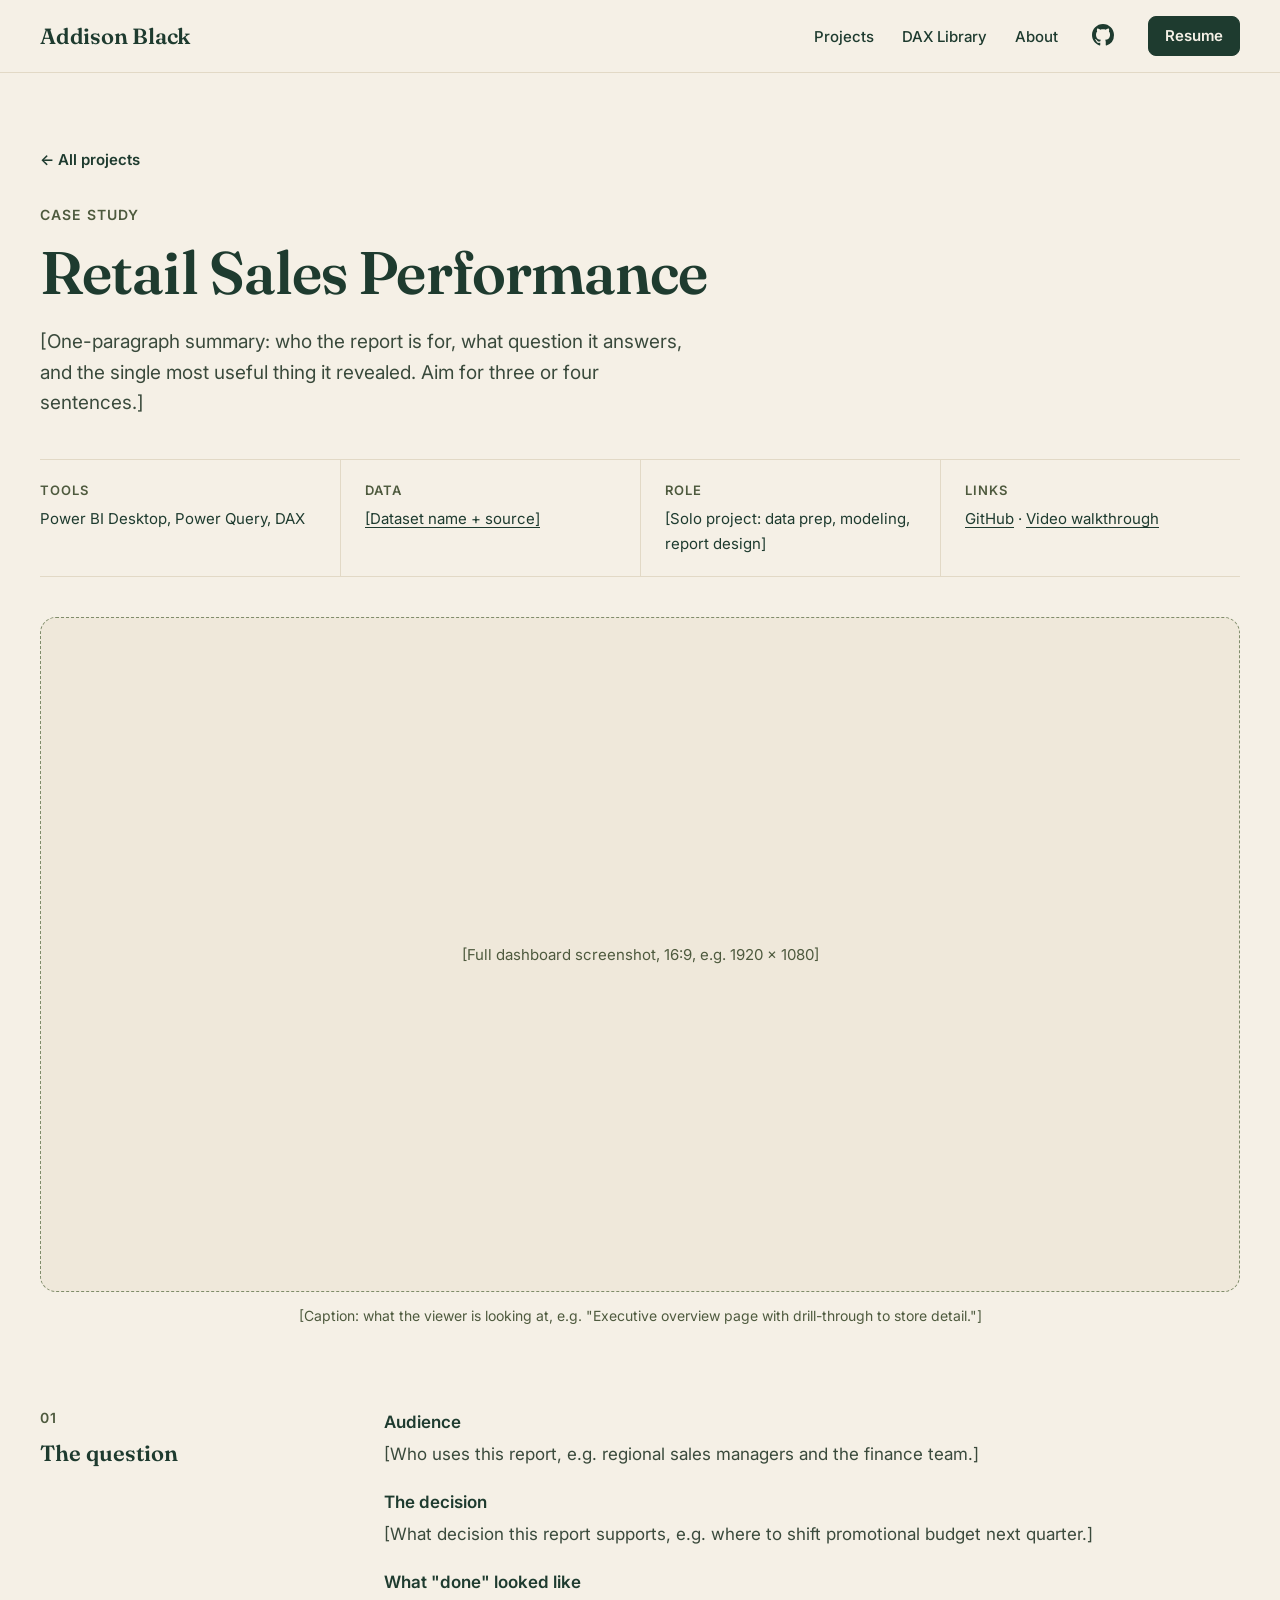
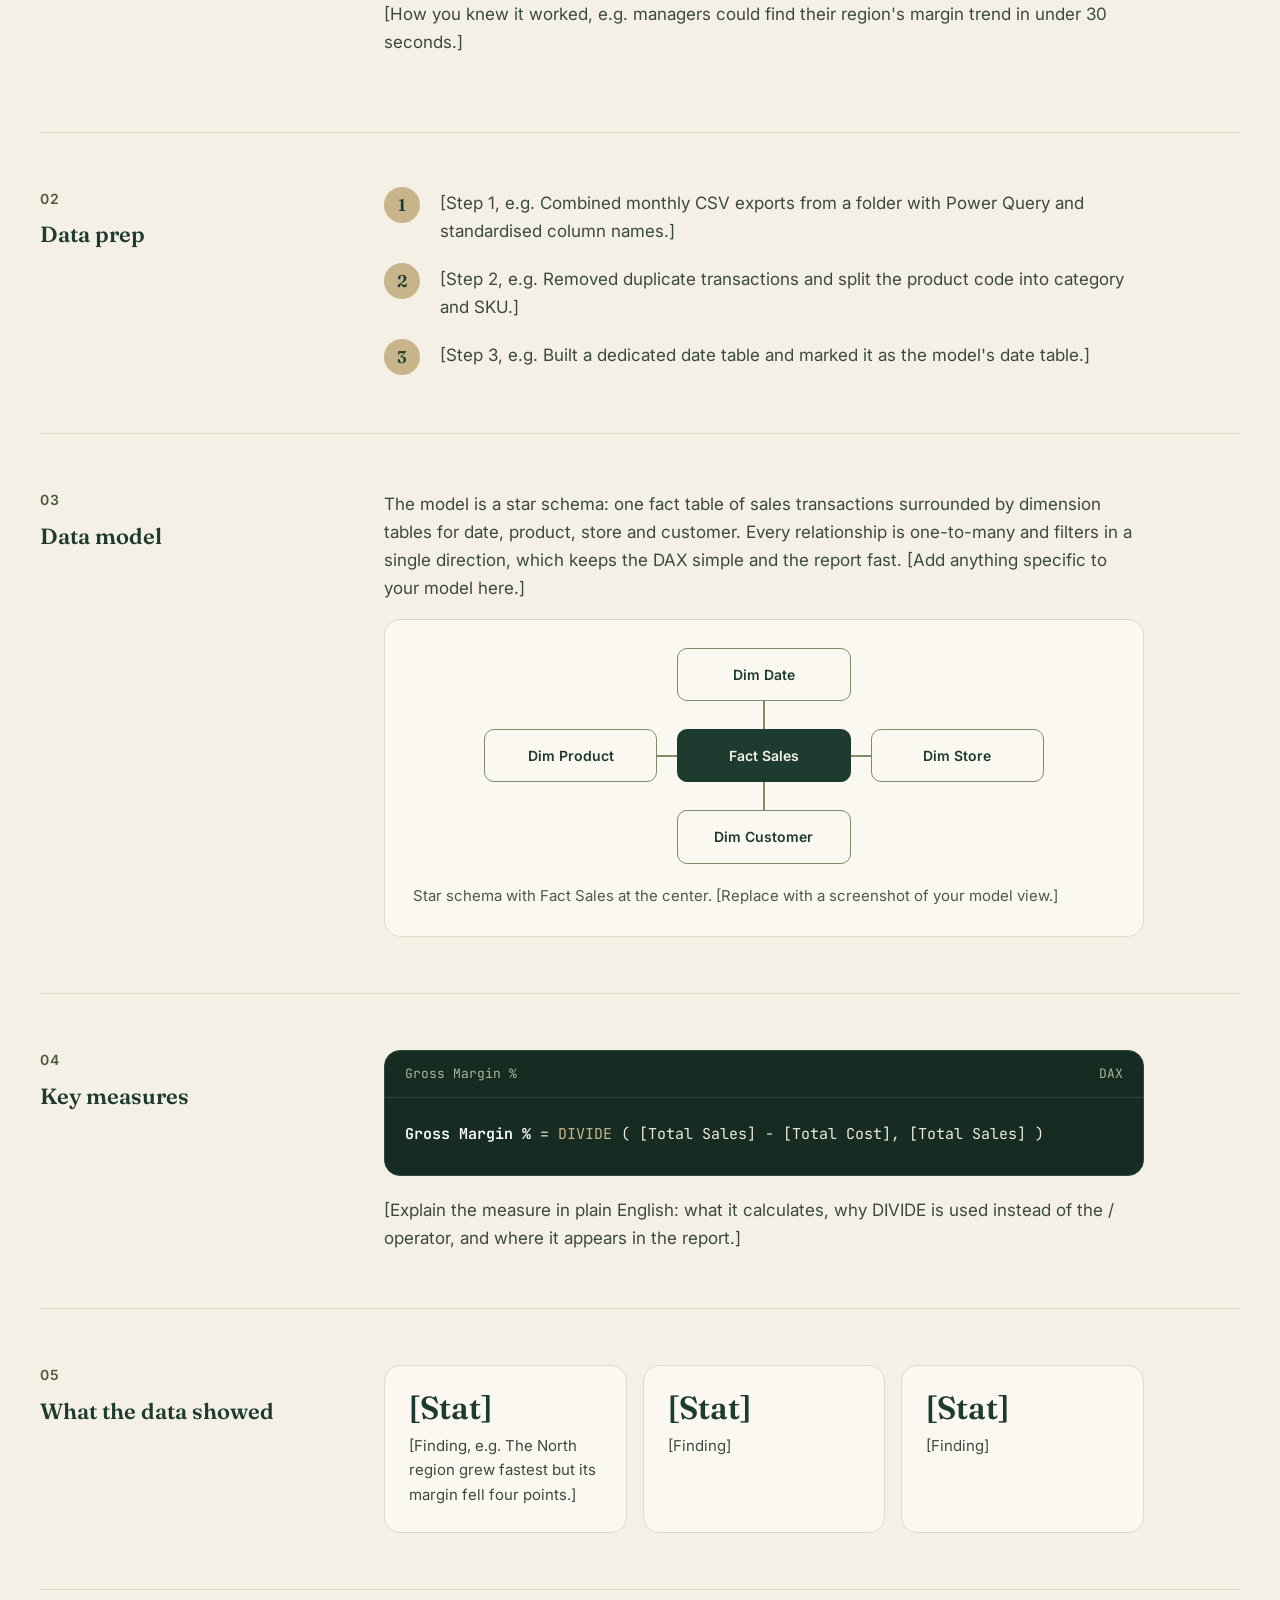
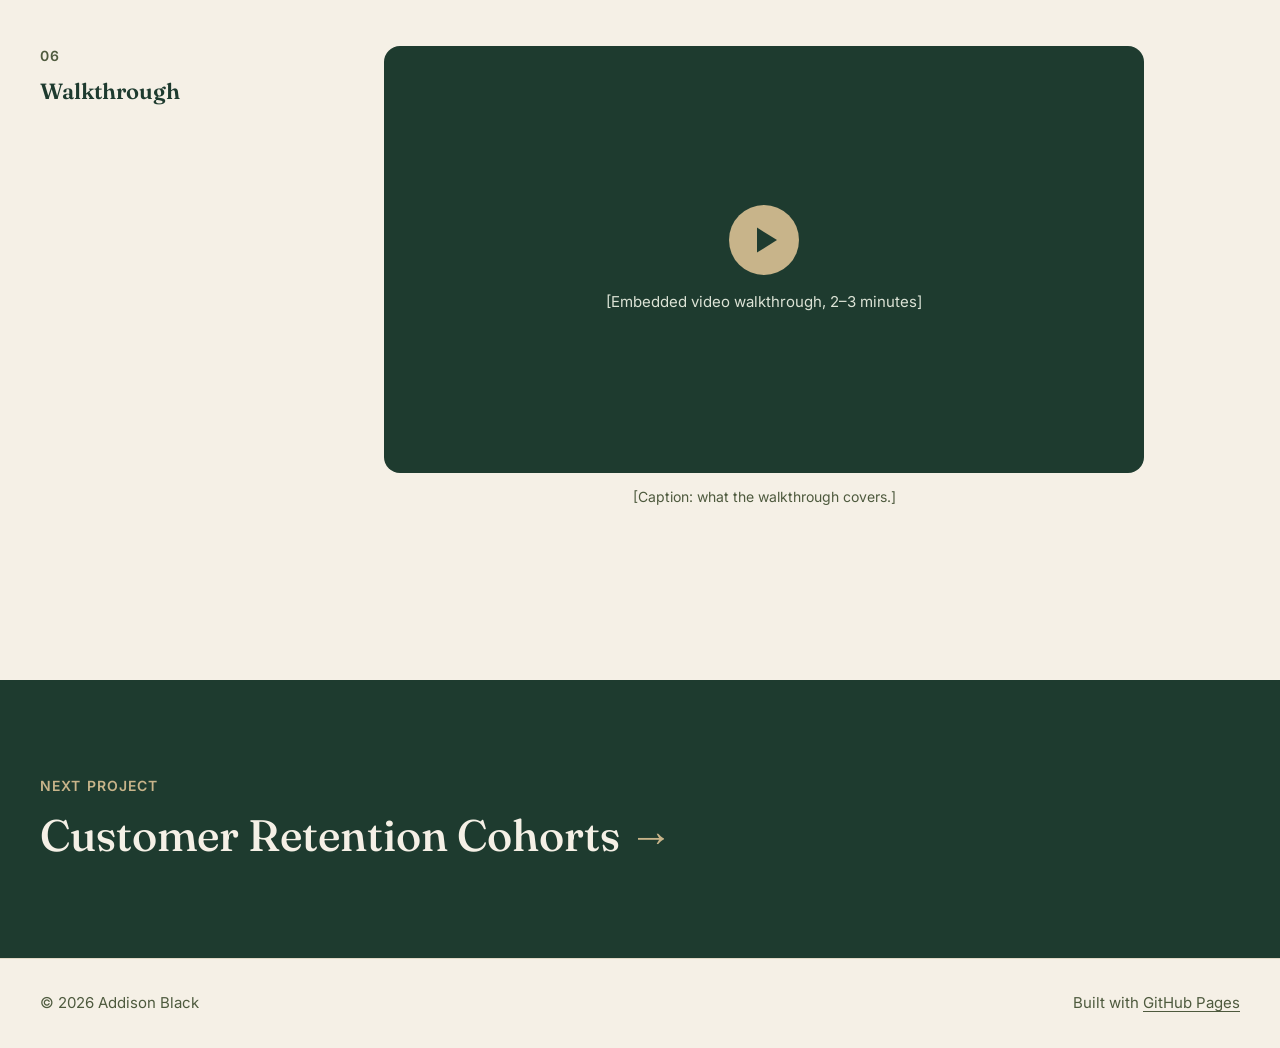
<file: projects/retail-sales.html>
<!DOCTYPE html>
<html lang="en">
<head>
  <meta charset="utf-8">
  <meta name="viewport" content="width=device-width, initial-scale=1">
  <script>document.documentElement.classList.add("js");</script>

  <!-- TEMPLATE: to make a new case study, copy this file, then update every
       [bracketed] item, the <title>, meta tags, and the "Next project" link. -->
  <title>Retail Sales Performance | Addison Black</title>
  <meta name="description" content="[Case study: a Power BI report showing which regions and product lines drive growth and which are losing margin.]">
  <link rel="canonical" href="https://addisonblack.github.io/projects/retail-sales.html">

  <!-- Open Graph / social sharing previews -->
  <meta property="og:type" content="article">
  <meta property="og:site_name" content="Addison Black">
  <meta property="og:title" content="Retail Sales Performance | Addison Black">
  <meta property="og:description" content="[One-sentence summary of this case study for link previews.]">
  <meta property="og:url" content="https://addisonblack.github.io/projects/retail-sales.html">
  <meta property="og:image" content="https://addisonblack.github.io/assets/img/[retail-sales-og-1200x630].png">
  <meta property="og:image:alt" content="[Describe the preview image]">
  <meta name="twitter:card" content="summary_large_image">

  <!-- Fonts -->
  <link rel="preconnect" href="https://fonts.googleapis.com">
  <link rel="preconnect" href="https://fonts.gstatic.com" crossorigin>
  <link href="https://fonts.googleapis.com/css2?family=Fraunces:opsz,wght@9..144,500;9..144,600&family=Inter:wght@400;500;600&family=JetBrains+Mono:wght@400;500&display=swap" rel="stylesheet">

  <link rel="stylesheet" href="../css/styles.css">
</head>
<body>
  <a class="skip-link" href="#main">Skip to content</a>

  <!-- ===================== Header ===================== -->
  <header class="site-header">
    <div class="container header-inner">
      <a class="wordmark" href="../index.html">Addison Black</a>

      <button class="menu-toggle" type="button" aria-expanded="false" aria-controls="site-nav">
        <span class="menu-toggle__bars" aria-hidden="true"></span>
        Menu
      </button>

      <nav id="site-nav" class="site-nav" aria-label="Main">
        <ul class="nav-list">
          <li><a href="../index.html#projects">Projects</a></li>
          <li><a href="../index.html#dax">DAX Library</a></li>
          <li><a href="../index.html#about">About</a></li>
          <li>
            <a class="nav-icon" href="https://github.com/AddisonBlack" aria-label="GitHub">
              <svg viewBox="0 0 16 16" aria-hidden="true" focusable="false" fill="currentColor"><path d="M8 0C3.58 0 0 3.58 0 8c0 3.54 2.29 6.53 5.47 7.59.4.07.55-.17.55-.38 0-.19-.01-.82-.01-1.49-2.01.37-2.53-.49-2.69-.94-.09-.23-.48-.94-.82-1.13-.28-.15-.68-.52-.01-.53.63-.01 1.08.58 1.23.82.72 1.21 1.87.87 2.33.66.07-.52.28-.87.51-1.07-1.78-.2-3.64-.89-3.64-3.95 0-.87.31-1.59.82-2.15-.08-.2-.36-1.02.08-2.12 0 0 .67-.21 2.2.82.64-.18 1.32-.27 2-.27.68 0 1.36.09 2 .27 1.53-1.04 2.2-.82 2.2-.82.44 1.1.16 1.92.08 2.12.51.56.82 1.27.82 2.15 0 3.07-1.87 3.75-3.65 3.95.29.25.54.73.54 1.48 0 1.07-.01 1.93-.01 2.2 0 .21.15.46.55.38A8.013 8.013 0 0016 8c0-4.42-3.58-8-8-8z"/></svg>
              <span class="nav-icon__text visually-hidden">GitHub</span>
            </a>
          </li>
          <li><a class="btn btn--primary btn--sm" href="../assets/resume.pdf">Resume</a></li>
        </ul>
      </nav>
    </div>
  </header>

  <main id="main">

    <!-- ===================== Intro ===================== -->
    <section class="cs-intro" aria-labelledby="cs-title">
      <div class="container">
        <a class="back-link" href="../index.html#projects">← All projects</a>
        <p class="eyebrow">Case study</p>
        <h1 id="cs-title" class="h1">Retail Sales Performance</h1>
        <p class="lead">
          [One-paragraph summary: who the report is for, what question it answers, and the
          single most useful thing it revealed. Aim for three or four sentences.]
        </p>

        <dl class="meta">
          <div>
            <dt>Tools</dt>
            <dd>Power BI Desktop, Power Query, DAX</dd>
          </div>
          <div>
            <dt>Data</dt>
            <dd><a href="[https://link-to-dataset-source]">[Dataset name + source]</a></dd>
          </div>
          <div>
            <dt>Role</dt>
            <dd>[Solo project: data prep, modeling, report design]</dd>
          </div>
          <div>
            <dt>Links</dt>
            <dd>
              <a href="https://github.com/AddisonBlack/[retail-sales-repo]">GitHub</a>
              ·
              <a href="#walkthrough">Video walkthrough</a>
            </dd>
          </div>
        </dl>
      </div>
    </section>

    <!-- ===================== Full dashboard screenshot ===================== -->
    <div class="container">
      <!-- Replace the placeholder <div> with:
           <img src="../assets/img/retail-sales-full.png" alt="[Describe the full dashboard]" width="1920" height="1080"> -->
      <figure class="media-figure">
        <div class="media-placeholder">[Full dashboard screenshot, 16:9, e.g. 1920 × 1080]</div>
        <figcaption class="figure-caption">[Caption: what the viewer is looking at, e.g. "Executive overview page with drill-through to store detail."]</figcaption>
      </figure>
    </div>

    <!-- ===================== Content sections ===================== -->
    <div class="container cs-body">

      <!-- The question -->
      <section class="cs-section" aria-labelledby="q-title">
        <div>
          <p class="eyebrow">01</p>
          <h2 id="q-title" class="h3">The question</h2>
        </div>
        <div class="cs-section__content">
          <dl class="qa-list">
            <dt>Audience</dt>
            <dd>[Who uses this report, e.g. regional sales managers and the finance team.]</dd>
            <dt>The decision</dt>
            <dd>[What decision this report supports, e.g. where to shift promotional budget next quarter.]</dd>
            <dt>What "done" looked like</dt>
            <dd>[How you knew it worked, e.g. managers could find their region's margin trend in under 30 seconds.]</dd>
          </dl>
        </div>
      </section>

      <!-- Data prep -->
      <section class="cs-section" aria-labelledby="prep-title">
        <div>
          <p class="eyebrow">02</p>
          <h2 id="prep-title" class="h3">Data prep</h2>
        </div>
        <div class="cs-section__content">
          <ol class="steps">
            <li>[Step 1, e.g. Combined monthly CSV exports from a folder with Power Query and standardised column names.]</li>
            <li>[Step 2, e.g. Removed duplicate transactions and split the product code into category and SKU.]</li>
            <li>[Step 3, e.g. Built a dedicated date table and marked it as the model's date table.]</li>
          </ol>
        </div>
      </section>

      <!-- Data model -->
      <section class="cs-section" aria-labelledby="model-title">
        <div>
          <p class="eyebrow">03</p>
          <h2 id="model-title" class="h3">Data model</h2>
        </div>
        <div class="cs-section__content">
          <p>
            The model is a star schema: one fact table of sales transactions surrounded by
            dimension tables for date, product, store and customer. Every relationship is
            one-to-many and filters in a single direction, which keeps the DAX simple and the
            report fast. [Add anything specific to your model here.]
          </p>
          <!-- [Replace this diagram with a screenshot of your real model view:
               <img src="../assets/img/retail-sales-model.png" alt="Power BI model view showing the star schema"> ] -->
          <figure class="card schema">
            <div class="schema__grid">
              <div class="schema__table schema__table--date">Dim Date</div>
              <div class="schema__table schema__table--product">Dim Product</div>
              <div class="schema__table schema__table--fact">Fact Sales</div>
              <div class="schema__table schema__table--store">Dim Store</div>
              <div class="schema__table schema__table--customer">Dim Customer</div>
            </div>
            <figcaption class="muted">Star schema with Fact Sales at the center. [Replace with a screenshot of your model view.]</figcaption>
          </figure>
        </div>
      </section>

      <!-- Key measures -->
      <section class="cs-section" aria-labelledby="measures-title">
        <div>
          <p class="eyebrow">04</p>
          <h2 id="measures-title" class="h3">Key measures</h2>
        </div>
        <div class="cs-section__content">
          <figure class="code-block">
            <figcaption class="code-block__bar">
              <span>Gross Margin %</span>
              <span>DAX</span>
            </figcaption>
<pre tabindex="0" aria-label="DAX measure: Gross Margin %"><code><span class="tok-name">Gross Margin %</span> = <span class="tok-fn">DIVIDE</span> ( [Total Sales] - [Total Cost], [Total Sales] )</code></pre>
          </figure>
          <p>
            [Explain the measure in plain English: what it calculates, why DIVIDE is used instead
            of the / operator, and where it appears in the report.]
          </p>
        </div>
      </section>

      <!-- What the data showed -->
      <section class="cs-section" aria-labelledby="insights-title">
        <div>
          <p class="eyebrow">05</p>
          <h2 id="insights-title" class="h3">What the data showed</h2>
        </div>
        <div class="cs-section__content">
          <ul class="insights">
            <li class="card insight">
              <span class="insight__stat">[Stat]</span>
              <p>[Finding, e.g. The North region grew fastest but its margin fell four points.]</p>
            </li>
            <li class="card insight">
              <span class="insight__stat">[Stat]</span>
              <p>[Finding]</p>
            </li>
            <li class="card insight">
              <span class="insight__stat">[Stat]</span>
              <p>[Finding]</p>
            </li>
          </ul>
        </div>
      </section>

      <!-- Walkthrough -->
      <section id="walkthrough" class="cs-section" aria-labelledby="walkthrough-title">
        <div>
          <p class="eyebrow">06</p>
          <h2 id="walkthrough-title" class="h3">Walkthrough</h2>
        </div>
        <div class="cs-section__content">
          <!-- Replace the placeholder <div> with your video, e.g. a YouTube embed:
               <iframe src="https://www.youtube-nocookie.com/embed/[VIDEO_ID]"
                       title="Retail Sales Performance walkthrough"
                       allow="accelerometer; encrypted-media; gyroscope; picture-in-picture"
                       allowfullscreen loading="lazy"></iframe> -->
          <figure class="media-figure">
            <div class="media-placeholder media-placeholder--video">
              <div>
                <svg class="play-icon" viewBox="0 0 72 72" aria-hidden="true" focusable="false">
                  <circle cx="36" cy="36" r="35" fill="#C8B48A"/>
                  <path d="M29 23.5v25l20-12.5z" fill="#1E3B2F"/>
                </svg>
                <span>[Embedded video walkthrough, 2–3 minutes]</span>
              </div>
            </div>
            <figcaption class="figure-caption">[Caption: what the walkthrough covers.]</figcaption>
          </figure>
        </div>
      </section>

    </div>

    <!-- ===================== Next project ===================== -->
    <section class="section--dark next-project" aria-labelledby="next-title">
      <div class="container">
        <h2 id="next-title" class="eyebrow">Next project</h2>
        <!-- [Change href to the next case study, e.g. customer-retention.html] -->
        <a class="next-project__link" href="../index.html#projects">Customer Retention Cohorts <span aria-hidden="true">→</span></a>
      </div>
    </section>

  </main>

  <!-- ===================== Footer ===================== -->
  <footer class="site-footer">
    <div class="container footer-inner">
      <p>© 2026 Addison Black</p>
      <p>Built with <a href="https://pages.github.com/">GitHub Pages</a></p>
    </div>
  </footer>

  <script src="../js/main.js"></script>
</body>
</html>
</file>
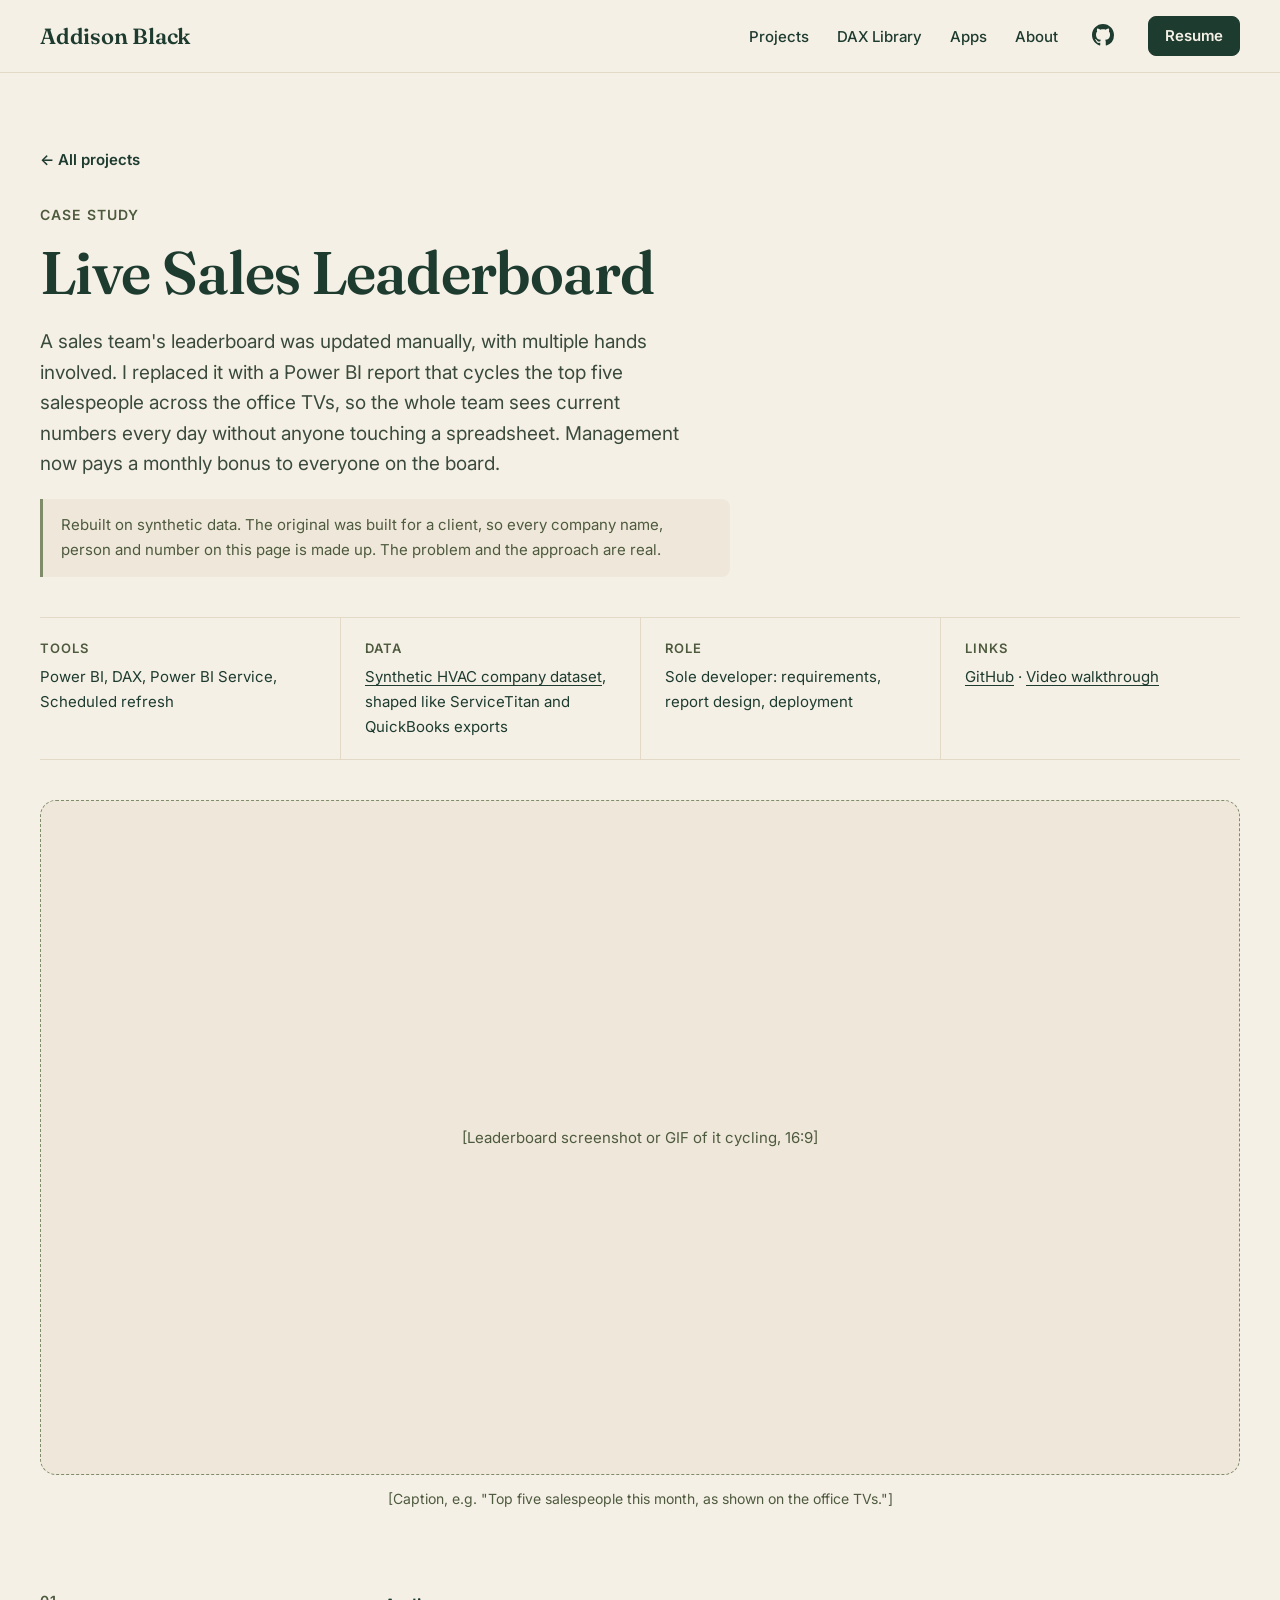
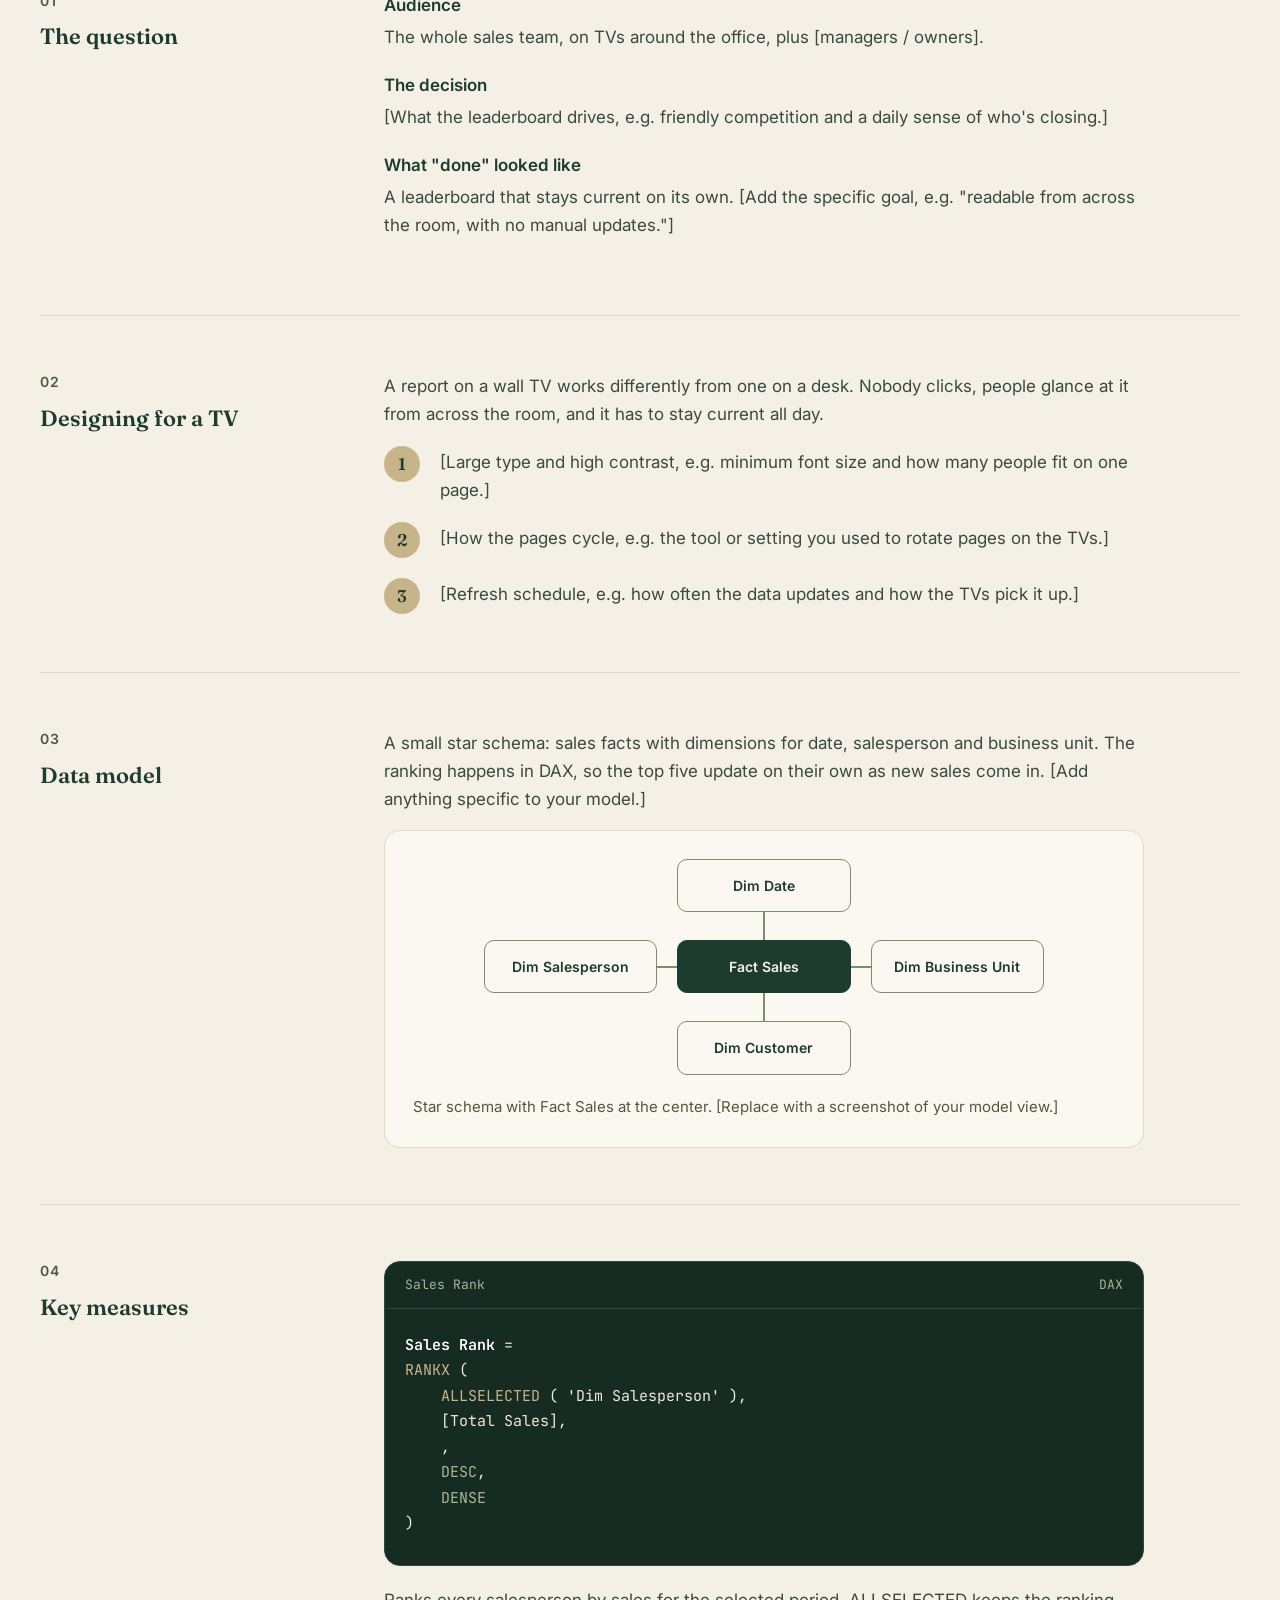
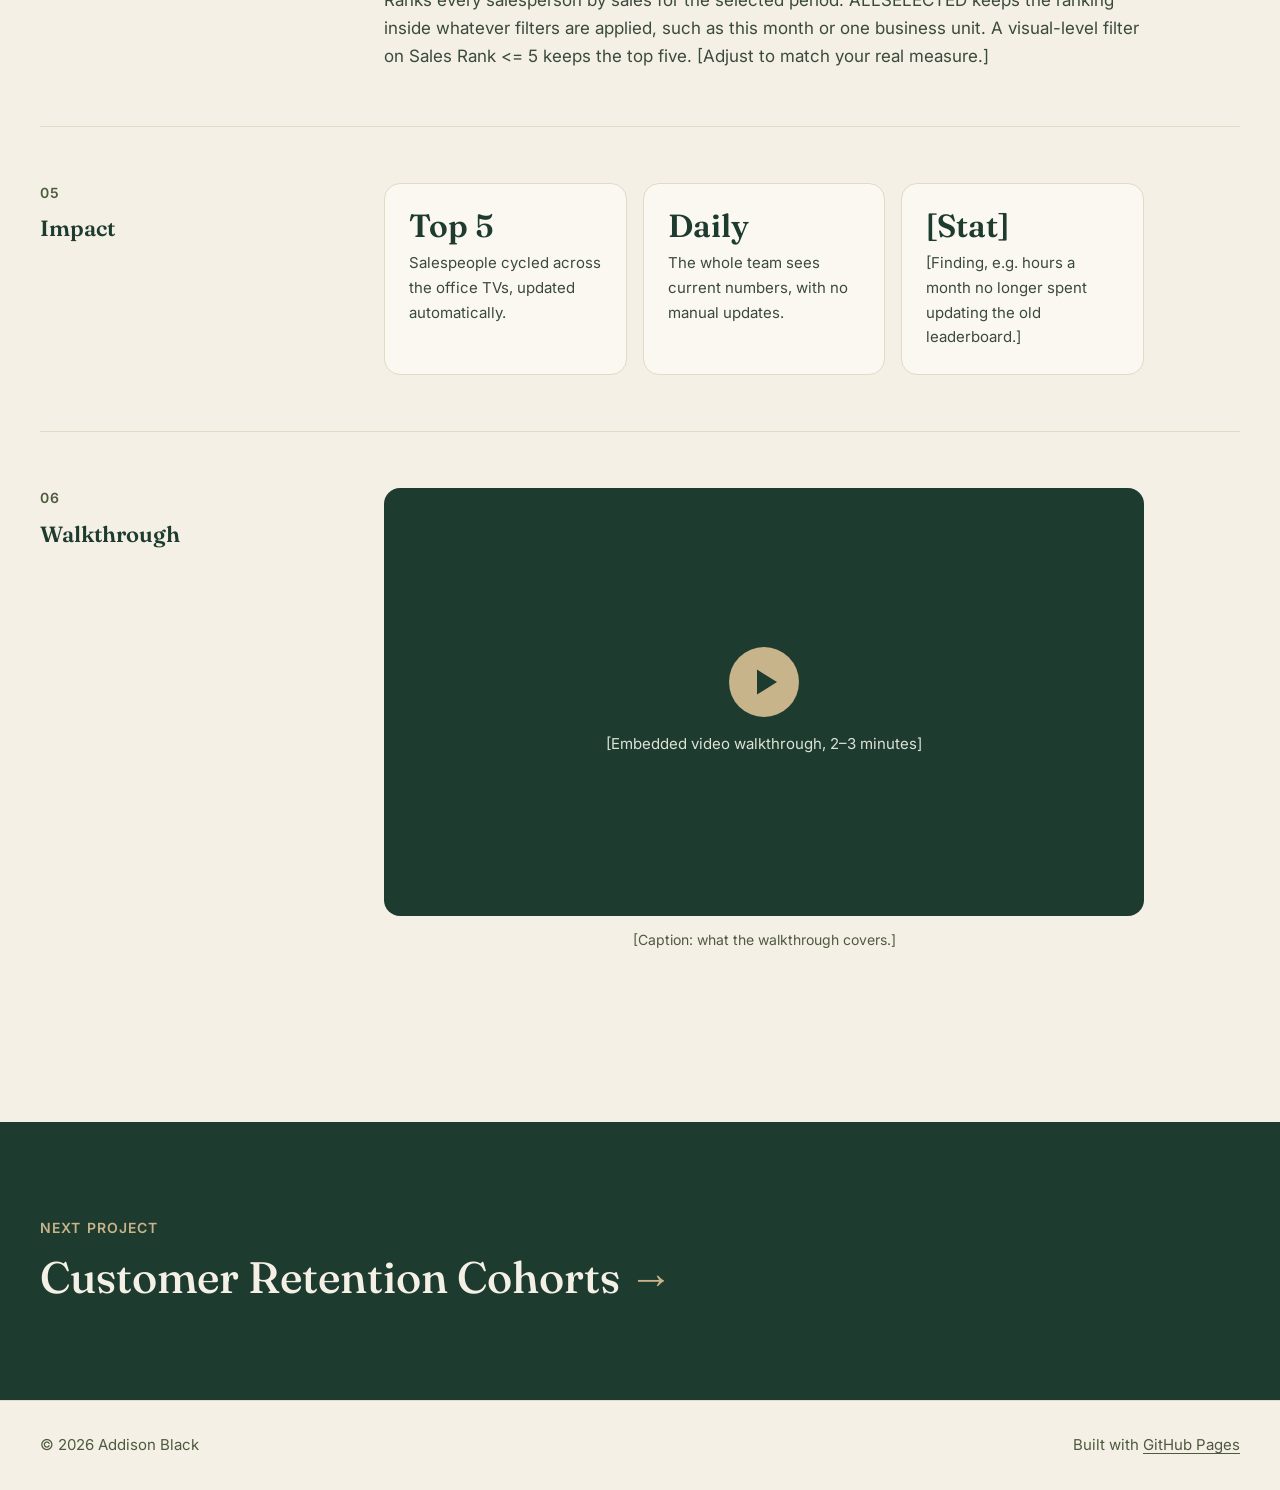
<file: projects/sales-leaderboard.html>
<!DOCTYPE html>
<html lang="en">
<head>
  <meta charset="utf-8">
  <meta name="viewport" content="width=device-width, initial-scale=1">
  <script>document.documentElement.classList.add("js");</script>

  <!-- TEMPLATE: to make a new case study, copy this file, then update every
       [bracketed] item, the <title>, meta tags, and the "Next project" link. -->
  <title>Live Sales Leaderboard | Addison Black</title>
  <meta name="description" content="Case study: a Power BI leaderboard designed for office TVs that cycles through the top five salespeople automatically.">
  <link rel="canonical" href="https://addisonblack.github.io/projects/sales-leaderboard.html">

  <!-- Open Graph / social sharing previews -->
  <meta property="og:type" content="article">
  <meta property="og:site_name" content="Addison Black">
  <meta property="og:title" content="Live Sales Leaderboard | Addison Black">
  <meta property="og:description" content="A Power BI sales leaderboard built for office TVs, rebuilt on synthetic data.">
  <meta property="og:url" content="https://addisonblack.github.io/projects/sales-leaderboard.html">
  <meta property="og:image" content="https://addisonblack.github.io/assets/img/[sales-leaderboard-og-1200x630].png">
  <meta property="og:image:alt" content="[Describe the preview image]">
  <meta name="twitter:card" content="summary_large_image">

  <!-- Fonts -->
  <link rel="preconnect" href="https://fonts.googleapis.com">
  <link rel="preconnect" href="https://fonts.gstatic.com" crossorigin>
  <link href="https://fonts.googleapis.com/css2?family=Fraunces:opsz,wght@9..144,500;9..144,600&family=Inter:wght@400;500;600&family=JetBrains+Mono:wght@400;500&display=swap" rel="stylesheet">

  <link rel="stylesheet" href="../css/styles.css">
</head>
<body>
  <a class="skip-link" href="#main">Skip to content</a>

  <!-- ===================== Header ===================== -->
  <header class="site-header">
    <div class="container header-inner">
      <a class="wordmark" href="../index.html">Addison Black</a>

      <button class="menu-toggle" type="button" aria-expanded="false" aria-controls="site-nav">
        <span class="menu-toggle__bars" aria-hidden="true"></span>
        Menu
      </button>

      <nav id="site-nav" class="site-nav" aria-label="Main">
        <ul class="nav-list">
          <li><a href="../index.html#projects">Projects</a></li>
          <li><a href="../index.html#dax">DAX Library</a></li>
          <li><a href="../index.html#apps">Apps</a></li>
          <li><a href="../index.html#about">About</a></li>
          <li>
            <a class="nav-icon" href="https://github.com/AddisonBlack" aria-label="GitHub (opens in a new tab)" target="_blank" rel="noopener">
              <svg viewBox="0 0 16 16" aria-hidden="true" focusable="false" fill="currentColor"><path d="M8 0C3.58 0 0 3.58 0 8c0 3.54 2.29 6.53 5.47 7.59.4.07.55-.17.55-.38 0-.19-.01-.82-.01-1.49-2.01.37-2.53-.49-2.69-.94-.09-.23-.48-.94-.82-1.13-.28-.15-.68-.52-.01-.53.63-.01 1.08.58 1.23.82.72 1.21 1.87.87 2.33.66.07-.52.28-.87.51-1.07-1.78-.2-3.64-.89-3.64-3.95 0-.87.31-1.59.82-2.15-.08-.2-.36-1.02.08-2.12 0 0 .67-.21 2.2.82.64-.18 1.32-.27 2-.27.68 0 1.36.09 2 .27 1.53-1.04 2.2-.82 2.2-.82.44 1.1.16 1.92.08 2.12.51.56.82 1.27.82 2.15 0 3.07-1.87 3.75-3.65 3.95.29.25.54.73.54 1.48 0 1.07-.01 1.93-.01 2.2 0 .21.15.46.55.38A8.013 8.013 0 0016 8c0-4.42-3.58-8-8-8z"/></svg>
              <span class="nav-icon__text visually-hidden">GitHub</span>
            </a>
          </li>
          <li><a class="btn btn--primary btn--sm" href="../assets/Addison_Black_Resume.pdf" target="_blank" rel="noopener">Resume<span class="visually-hidden"> (PDF, opens in a new tab)</span></a></li>
        </ul>
      </nav>
    </div>
  </header>

  <main id="main">

    <!-- ===================== Intro ===================== -->
    <section class="cs-intro" aria-labelledby="cs-title">
      <div class="container">
        <a class="back-link" href="../index.html#projects">← All projects</a>
        <p class="eyebrow">Case study</p>
        <h1 id="cs-title" class="h1">Live Sales Leaderboard</h1>
        <p class="lead">
          A sales team's leaderboard was updated manually, with multiple hands involved. I replaced it with a Power BI report that cycles the top five salespeople across the office TVs, so the whole team sees current numbers every day without anyone touching a spreadsheet. Management now pays a monthly bonus to everyone on the board.
        </p>
        <p class="cs-note">Rebuilt on synthetic data. The original was built for a client, so every company name, person and number on this page is made up. The problem and the approach are real.</p>

        <dl class="meta">
          <div>
            <dt>Tools</dt>
            <dd>Power BI, DAX, Power BI Service, Scheduled refresh</dd>
          </div>
          <div>
            <dt>Data</dt>
            <dd><a href="https://github.com/AddisonBlack/addisonblack.github.io/tree/main/data" target="_blank" rel="noopener">Synthetic HVAC company dataset<span class="visually-hidden"> (opens in a new tab)</span></a>, shaped like ServiceTitan and QuickBooks exports</dd>
          </div>
          <div>
            <dt>Role</dt>
            <dd>Sole developer: requirements, report design, deployment</dd>
          </div>
          <div>
            <dt>Links</dt>
            <dd><a href="https://github.com/AddisonBlack/[sales-leaderboard-repo]" target="_blank" rel="noopener">GitHub<span class="visually-hidden"> (opens in a new tab)</span></a>
              ·
              <a href="#walkthrough">Video walkthrough</a></dd>
          </div>
        </dl>
      </div>
    </section>

    <!-- ===================== Full dashboard screenshot ===================== -->
    <div class="container">
      <!-- Replace the placeholder <div> with:
           <img src="../assets/img/sales-leaderboard-full.png" alt="[Describe the full report page]" width="1920" height="1080"> -->
      <figure class="media-figure">
        <div class="media-placeholder">[Leaderboard screenshot or GIF of it cycling, 16:9]</div>
        <figcaption class="figure-caption">[Caption, e.g. "Top five salespeople this month, as shown on the office TVs."]</figcaption>
      </figure>
    </div>

    <!-- ===================== Content sections ===================== -->
    <div class="container cs-body">

      <section class="cs-section" aria-labelledby="q-title">
        <div>
          <p class="eyebrow">01</p>
          <h2 id="q-title" class="h3">The question</h2>
        </div>
        <div class="cs-section__content">
          <dl class="qa-list">
            <dt>Audience</dt>
            <dd>The whole sales team, on TVs around the office, plus [managers / owners].</dd>
            <dt>The decision</dt>
            <dd>[What the leaderboard drives, e.g. friendly competition and a daily sense of who's closing.]</dd>
            <dt>What "done" looked like</dt>
            <dd>A leaderboard that stays current on its own. [Add the specific goal, e.g. "readable from across the room, with no manual updates."]</dd>
          </dl>
        </div>
      </section>
      <section class="cs-section" aria-labelledby="design-title">
        <div>
          <p class="eyebrow">02</p>
          <h2 id="design-title" class="h3">Designing for a TV</h2>
        </div>
        <div class="cs-section__content">
          <p>
            A report on a wall TV works differently from one on a desk. Nobody clicks, people
            glance at it from across the room, and it has to stay current all day.
          </p>
          <ol class="steps">
            <li>[Large type and high contrast, e.g. minimum font size and how many people fit on one page.]</li>
            <li>[How the pages cycle, e.g. the tool or setting you used to rotate pages on the TVs.]</li>
            <li>[Refresh schedule, e.g. how often the data updates and how the TVs pick it up.]</li>
          </ol>
        </div>
      </section>
      <section class="cs-section" aria-labelledby="model-title">
        <div>
          <p class="eyebrow">03</p>
          <h2 id="model-title" class="h3">Data model</h2>
        </div>
        <div class="cs-section__content">
          <p>
            A small star schema: sales facts with dimensions for date, salesperson and business
            unit. The ranking happens in DAX, so the top five update on their own as new sales
            come in. [Add anything specific to your model.]
          </p>
          <!-- [Replace this diagram with a screenshot of your real model view:
               <img src="../assets/img/[model-screenshot].png" alt="Power BI model view showing the star schema"> ] -->
          <figure class="card schema">
            <div class="schema__grid">
              <div class="schema__table schema__table--date">Dim Date</div>
              <div class="schema__table schema__table--product">Dim Salesperson</div>
              <div class="schema__table schema__table--fact">Fact Sales</div>
              <div class="schema__table schema__table--store">Dim Business Unit</div>
              <div class="schema__table schema__table--customer">Dim Customer</div>
            </div>
            <figcaption class="muted">Star schema with Fact Sales at the center. [Replace with a screenshot of your model view.]</figcaption>
          </figure>
        </div>
      </section>
      <section class="cs-section" aria-labelledby="measures-title">
        <div>
          <p class="eyebrow">04</p>
          <h2 id="measures-title" class="h3">Key measures</h2>
        </div>
        <div class="cs-section__content">
          <figure class="code-block">
            <figcaption class="code-block__bar">
              <span>Sales Rank</span>
              <span>DAX</span>
            </figcaption>
<pre tabindex="0" aria-label="DAX: Sales Rank"><code><span class="tok-name">Sales Rank</span> =
<span class="tok-fn">RANKX</span> (
    <span class="tok-fn">ALLSELECTED</span> ( 'Dim Salesperson' ),
    [Total Sales],
    ,
    <span class="tok-kw">DESC</span>,
    <span class="tok-kw">DENSE</span>
)</code></pre>
          </figure>
          <p>
            Ranks every salesperson by sales for the selected period. ALLSELECTED keeps the
            ranking inside whatever filters are applied, such as this month or one business unit.
            A visual-level filter on Sales Rank &lt;= 5 keeps the top five. [Adjust to match your
            real measure.]
          </p>
        </div>
      </section>
      <section class="cs-section" aria-labelledby="impact-title">
        <div>
          <p class="eyebrow">05</p>
          <h2 id="impact-title" class="h3">Impact</h2>
        </div>
        <div class="cs-section__content">
          <ul class="insights">
            <li class="card insight">
              <span class="insight__stat">Top 5</span>
              <p>Salespeople cycled across the office TVs, updated automatically.</p>
            </li>
            <li class="card insight">
              <span class="insight__stat">Daily</span>
              <p>The whole team sees current numbers, with no manual updates.</p>
            </li>
            <li class="card insight">
              <span class="insight__stat">[Stat]</span>
              <p>[Finding, e.g. hours a month no longer spent updating the old leaderboard.]</p>
            </li>
          </ul>
        </div>
      </section>
      <section id="walkthrough" class="cs-section" aria-labelledby="walkthrough-title">
        <div>
          <p class="eyebrow">06</p>
          <h2 id="walkthrough-title" class="h3">Walkthrough</h2>
        </div>
        <div class="cs-section__content">
          <!-- Replace the placeholder <div> with your video, e.g. a YouTube embed:
               <iframe src="https://www.youtube-nocookie.com/embed/[VIDEO_ID]"
                       title="Live Sales Leaderboard walkthrough"
                       allow="accelerometer; encrypted-media; gyroscope; picture-in-picture"
                       allowfullscreen loading="lazy"></iframe> -->
          <figure class="media-figure">
            <div class="media-placeholder media-placeholder--video">
              <div>
                <svg class="play-icon" viewBox="0 0 72 72" aria-hidden="true" focusable="false">
                  <circle cx="36" cy="36" r="35" fill="#C8B48A"/>
                  <path d="M29 23.5v25l20-12.5z" fill="#1E3B2F"/>
                </svg>
                <span>[Embedded video walkthrough, 2–3 minutes]</span>
              </div>
            </div>
            <figcaption class="figure-caption">[Caption: what the walkthrough covers.]</figcaption>
          </figure>
        </div>
      </section>

    </div>

    <!-- ===================== Next project ===================== -->
    <section class="section--dark next-project" aria-labelledby="next-title">
      <div class="container">
        <h2 id="next-title" class="eyebrow">Next project</h2>
        <a class="next-project__link" href="customer-retention.html">Customer Retention Cohorts <span aria-hidden="true">→</span></a>
      </div>
    </section>

  </main>

  <!-- ===================== Footer ===================== -->
  <footer class="site-footer">
    <div class="container footer-inner">
      <p>© 2026 Addison Black</p>
      <p>Built with <a href="https://pages.github.com/" target="_blank" rel="noopener">GitHub Pages<span class="visually-hidden"> (opens in a new tab)</span></a></p>
    </div>
  </footer>

  <script src="../js/main.js"></script>
</body>
</html>
</file>
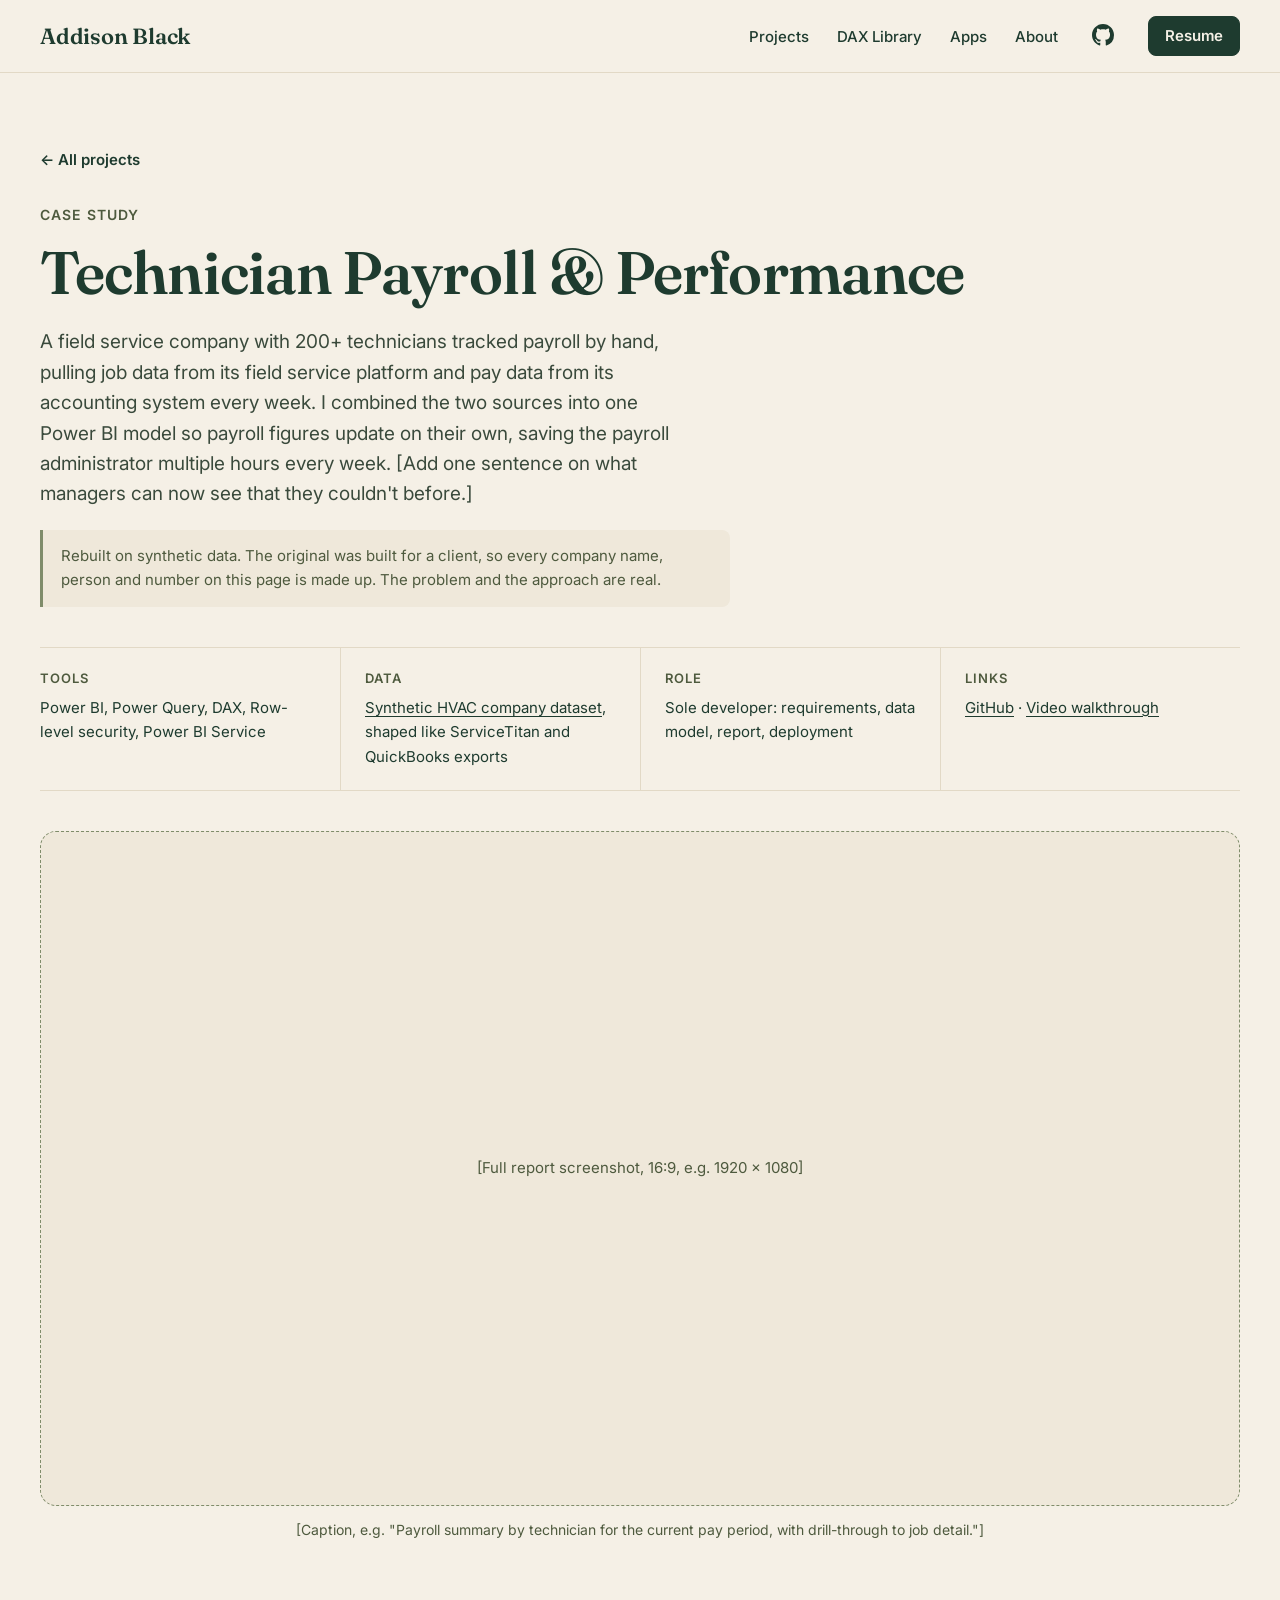
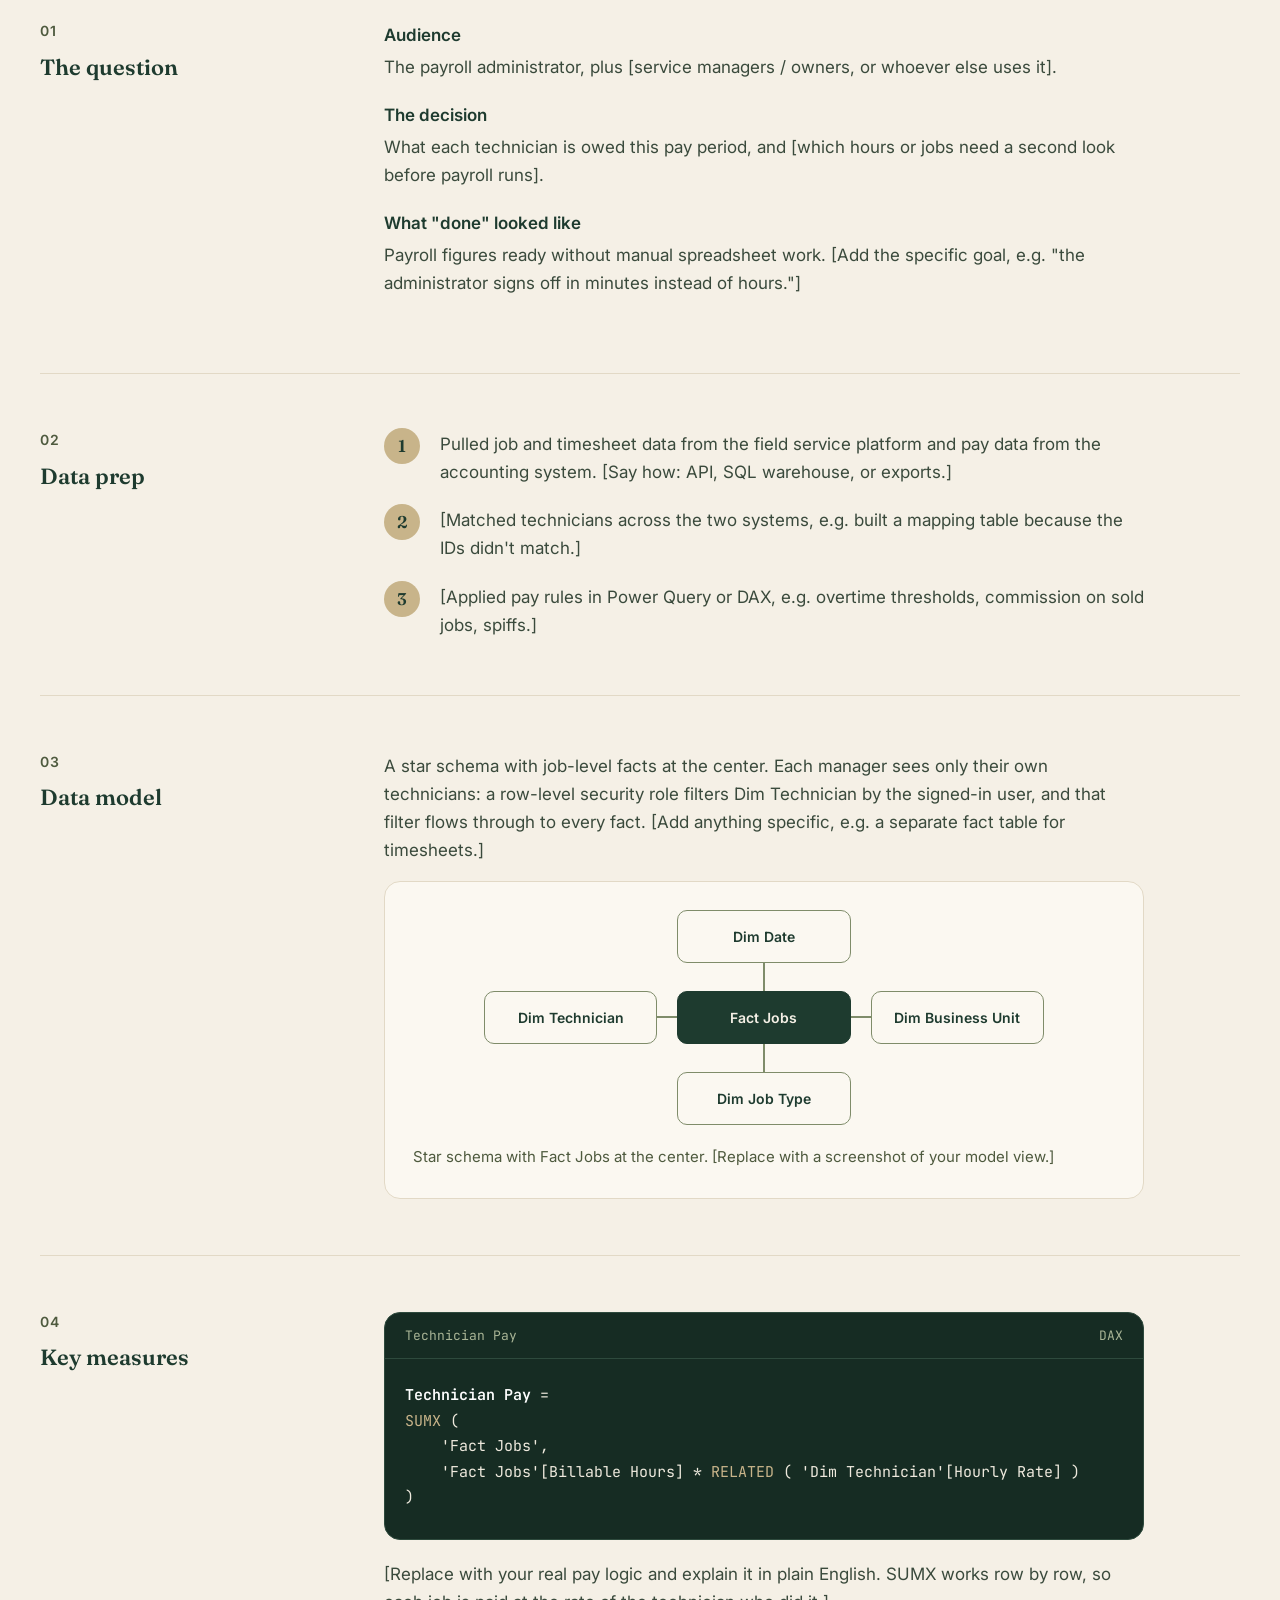
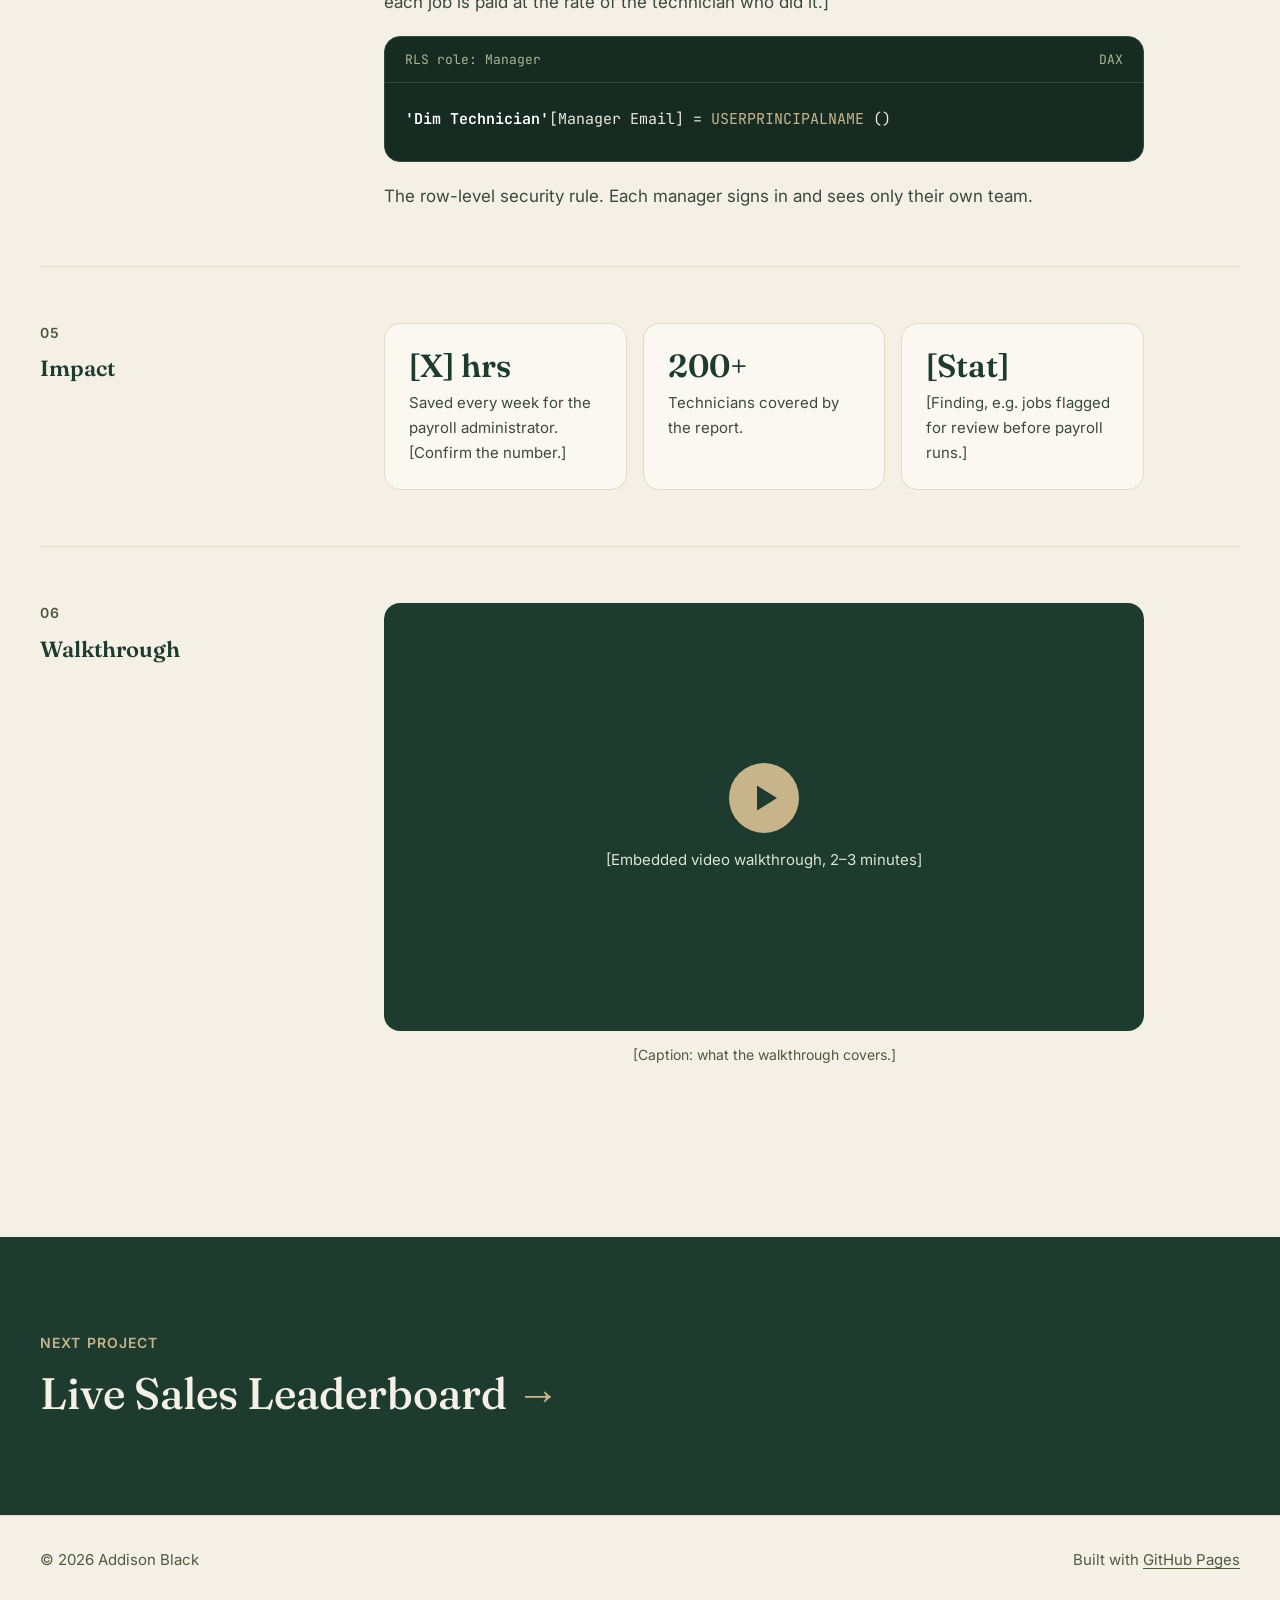
<file: projects/technician-payroll.html>
<!DOCTYPE html>
<html lang="en">
<head>
  <meta charset="utf-8">
  <meta name="viewport" content="width=device-width, initial-scale=1">
  <script>document.documentElement.classList.add("js");</script>

  <!-- TEMPLATE: to make a new case study, copy this file, then update every
       [bracketed] item, the <title>, meta tags, and the "Next project" link. -->
  <title>Technician Payroll &amp; Performance | Addison Black</title>
  <meta name="description" content="Case study: a Power BI report that automates technician payroll tracking for a field service company with 200+ technicians.">
  <link rel="canonical" href="https://addisonblack.github.io/projects/technician-payroll.html">

  <!-- Open Graph / social sharing previews -->
  <meta property="og:type" content="article">
  <meta property="og:site_name" content="Addison Black">
  <meta property="og:title" content="Technician Payroll &amp; Performance | Addison Black">
  <meta property="og:description" content="Automating technician payroll tracking with Power BI, rebuilt on synthetic data.">
  <meta property="og:url" content="https://addisonblack.github.io/projects/technician-payroll.html">
  <meta property="og:image" content="https://addisonblack.github.io/assets/img/[technician-payroll-og-1200x630].png">
  <meta property="og:image:alt" content="[Describe the preview image]">
  <meta name="twitter:card" content="summary_large_image">

  <!-- Fonts -->
  <link rel="preconnect" href="https://fonts.googleapis.com">
  <link rel="preconnect" href="https://fonts.gstatic.com" crossorigin>
  <link href="https://fonts.googleapis.com/css2?family=Fraunces:opsz,wght@9..144,500;9..144,600&family=Inter:wght@400;500;600&family=JetBrains+Mono:wght@400;500&display=swap" rel="stylesheet">

  <link rel="stylesheet" href="../css/styles.css">
</head>
<body>
  <a class="skip-link" href="#main">Skip to content</a>

  <!-- ===================== Header ===================== -->
  <header class="site-header">
    <div class="container header-inner">
      <a class="wordmark" href="../index.html">Addison Black</a>

      <button class="menu-toggle" type="button" aria-expanded="false" aria-controls="site-nav">
        <span class="menu-toggle__bars" aria-hidden="true"></span>
        Menu
      </button>

      <nav id="site-nav" class="site-nav" aria-label="Main">
        <ul class="nav-list">
          <li><a href="../index.html#projects">Projects</a></li>
          <li><a href="../index.html#dax">DAX Library</a></li>
          <li><a href="../index.html#apps">Apps</a></li>
          <li><a href="../index.html#about">About</a></li>
          <li>
            <a class="nav-icon" href="https://github.com/AddisonBlack" aria-label="GitHub (opens in a new tab)" target="_blank" rel="noopener">
              <svg viewBox="0 0 16 16" aria-hidden="true" focusable="false" fill="currentColor"><path d="M8 0C3.58 0 0 3.58 0 8c0 3.54 2.29 6.53 5.47 7.59.4.07.55-.17.55-.38 0-.19-.01-.82-.01-1.49-2.01.37-2.53-.49-2.69-.94-.09-.23-.48-.94-.82-1.13-.28-.15-.68-.52-.01-.53.63-.01 1.08.58 1.23.82.72 1.21 1.87.87 2.33.66.07-.52.28-.87.51-1.07-1.78-.2-3.64-.89-3.64-3.95 0-.87.31-1.59.82-2.15-.08-.2-.36-1.02.08-2.12 0 0 .67-.21 2.2.82.64-.18 1.32-.27 2-.27.68 0 1.36.09 2 .27 1.53-1.04 2.2-.82 2.2-.82.44 1.1.16 1.92.08 2.12.51.56.82 1.27.82 2.15 0 3.07-1.87 3.75-3.65 3.95.29.25.54.73.54 1.48 0 1.07-.01 1.93-.01 2.2 0 .21.15.46.55.38A8.013 8.013 0 0016 8c0-4.42-3.58-8-8-8z"/></svg>
              <span class="nav-icon__text visually-hidden">GitHub</span>
            </a>
          </li>
          <li><a class="btn btn--primary btn--sm" href="../assets/Addison_Black_Resume.pdf" target="_blank" rel="noopener">Resume<span class="visually-hidden"> (PDF, opens in a new tab)</span></a></li>
        </ul>
      </nav>
    </div>
  </header>

  <main id="main">

    <!-- ===================== Intro ===================== -->
    <section class="cs-intro" aria-labelledby="cs-title">
      <div class="container">
        <a class="back-link" href="../index.html#projects">← All projects</a>
        <p class="eyebrow">Case study</p>
        <h1 id="cs-title" class="h1">Technician Payroll &amp; Performance</h1>
        <p class="lead">
          A field service company with 200+ technicians tracked payroll by hand, pulling job data from its field service platform and pay data from its accounting system every week. I combined the two sources into one Power BI model so payroll figures update on their own, saving the payroll administrator multiple hours every week. [Add one sentence on what managers can now see that they couldn't before.]
        </p>
        <p class="cs-note">Rebuilt on synthetic data. The original was built for a client, so every company name, person and number on this page is made up. The problem and the approach are real.</p>

        <dl class="meta">
          <div>
            <dt>Tools</dt>
            <dd>Power BI, Power Query, DAX, Row-level security, Power BI Service</dd>
          </div>
          <div>
            <dt>Data</dt>
            <dd><a href="https://github.com/AddisonBlack/addisonblack.github.io/tree/main/data" target="_blank" rel="noopener">Synthetic HVAC company dataset<span class="visually-hidden"> (opens in a new tab)</span></a>, shaped like ServiceTitan and QuickBooks exports</dd>
          </div>
          <div>
            <dt>Role</dt>
            <dd>Sole developer: requirements, data model, report, deployment</dd>
          </div>
          <div>
            <dt>Links</dt>
            <dd><a href="https://github.com/AddisonBlack/[technician-payroll-repo]" target="_blank" rel="noopener">GitHub<span class="visually-hidden"> (opens in a new tab)</span></a>
              ·
              <a href="#walkthrough">Video walkthrough</a></dd>
          </div>
        </dl>
      </div>
    </section>

    <!-- ===================== Full dashboard screenshot ===================== -->
    <div class="container">
      <!-- Replace the placeholder <div> with:
           <img src="../assets/img/technician-payroll-full.png" alt="[Describe the full report page]" width="1920" height="1080"> -->
      <figure class="media-figure">
        <div class="media-placeholder">[Full report screenshot, 16:9, e.g. 1920 × 1080]</div>
        <figcaption class="figure-caption">[Caption, e.g. "Payroll summary by technician for the current pay period, with drill-through to job detail."]</figcaption>
      </figure>
    </div>

    <!-- ===================== Content sections ===================== -->
    <div class="container cs-body">

      <section class="cs-section" aria-labelledby="q-title">
        <div>
          <p class="eyebrow">01</p>
          <h2 id="q-title" class="h3">The question</h2>
        </div>
        <div class="cs-section__content">
          <dl class="qa-list">
            <dt>Audience</dt>
            <dd>The payroll administrator, plus [service managers / owners, or whoever else uses it].</dd>
            <dt>The decision</dt>
            <dd>What each technician is owed this pay period, and [which hours or jobs need a second look before payroll runs].</dd>
            <dt>What "done" looked like</dt>
            <dd>Payroll figures ready without manual spreadsheet work. [Add the specific goal, e.g. "the administrator signs off in minutes instead of hours."]</dd>
          </dl>
        </div>
      </section>
      <section class="cs-section" aria-labelledby="prep-title">
        <div>
          <p class="eyebrow">02</p>
          <h2 id="prep-title" class="h3">Data prep</h2>
        </div>
        <div class="cs-section__content">
          <ol class="steps">
            <li>Pulled job and timesheet data from the field service platform and pay data from the accounting system. [Say how: API, SQL warehouse, or exports.]</li>
            <li>[Matched technicians across the two systems, e.g. built a mapping table because the IDs didn't match.]</li>
            <li>[Applied pay rules in Power Query or DAX, e.g. overtime thresholds, commission on sold jobs, spiffs.]</li>
          </ol>
        </div>
      </section>
      <section class="cs-section" aria-labelledby="model-title">
        <div>
          <p class="eyebrow">03</p>
          <h2 id="model-title" class="h3">Data model</h2>
        </div>
        <div class="cs-section__content">
          <p>
            A star schema with job-level facts at the center. Each manager sees only their own
            technicians: a row-level security role filters Dim Technician by the signed-in
            user, and that filter flows through to every fact. [Add anything specific, e.g. a
            separate fact table for timesheets.]
          </p>
          <!-- [Replace this diagram with a screenshot of your real model view:
               <img src="../assets/img/[model-screenshot].png" alt="Power BI model view showing the star schema"> ] -->
          <figure class="card schema">
            <div class="schema__grid">
              <div class="schema__table schema__table--date">Dim Date</div>
              <div class="schema__table schema__table--product">Dim Technician</div>
              <div class="schema__table schema__table--fact">Fact Jobs</div>
              <div class="schema__table schema__table--store">Dim Business Unit</div>
              <div class="schema__table schema__table--customer">Dim Job Type</div>
            </div>
            <figcaption class="muted">Star schema with Fact Jobs at the center. [Replace with a screenshot of your model view.]</figcaption>
          </figure>
        </div>
      </section>
      <section class="cs-section" aria-labelledby="measures-title">
        <div>
          <p class="eyebrow">04</p>
          <h2 id="measures-title" class="h3">Key measures</h2>
        </div>
        <div class="cs-section__content">
          <figure class="code-block">
            <figcaption class="code-block__bar">
              <span>Technician Pay</span>
              <span>DAX</span>
            </figcaption>
<pre tabindex="0" aria-label="DAX: Technician Pay"><code><span class="tok-name">Technician Pay</span> =
<span class="tok-fn">SUMX</span> (
    'Fact Jobs',
    'Fact Jobs'[Billable Hours] * <span class="tok-fn">RELATED</span> ( 'Dim Technician'[Hourly Rate] )
)</code></pre>
          </figure>
          <p>
            [Replace with your real pay logic and explain it in plain English. SUMX works row by
            row, so each job is paid at the rate of the technician who did it.]
          </p>
          <figure class="code-block">
            <figcaption class="code-block__bar">
              <span>RLS role: Manager</span>
              <span>DAX</span>
            </figcaption>
<pre tabindex="0" aria-label="DAX: RLS role: Manager"><code><span class="tok-name">'Dim Technician'</span>[Manager Email] = <span class="tok-fn">USERPRINCIPALNAME</span> ()</code></pre>
          </figure>
          <p>
            The row-level security rule. Each manager signs in and sees only their own team.
          </p>
        </div>
      </section>
      <section class="cs-section" aria-labelledby="impact-title">
        <div>
          <p class="eyebrow">05</p>
          <h2 id="impact-title" class="h3">Impact</h2>
        </div>
        <div class="cs-section__content">
          <ul class="insights">
            <li class="card insight">
              <span class="insight__stat">[X] hrs</span>
              <p>Saved every week for the payroll administrator. [Confirm the number.]</p>
            </li>
            <li class="card insight">
              <span class="insight__stat">200+</span>
              <p>Technicians covered by the report.</p>
            </li>
            <li class="card insight">
              <span class="insight__stat">[Stat]</span>
              <p>[Finding, e.g. jobs flagged for review before payroll runs.]</p>
            </li>
          </ul>
        </div>
      </section>
      <section id="walkthrough" class="cs-section" aria-labelledby="walkthrough-title">
        <div>
          <p class="eyebrow">06</p>
          <h2 id="walkthrough-title" class="h3">Walkthrough</h2>
        </div>
        <div class="cs-section__content">
          <!-- Replace the placeholder <div> with your video, e.g. a YouTube embed:
               <iframe src="https://www.youtube-nocookie.com/embed/[VIDEO_ID]"
                       title="Technician Payroll walkthrough"
                       allow="accelerometer; encrypted-media; gyroscope; picture-in-picture"
                       allowfullscreen loading="lazy"></iframe> -->
          <figure class="media-figure">
            <div class="media-placeholder media-placeholder--video">
              <div>
                <svg class="play-icon" viewBox="0 0 72 72" aria-hidden="true" focusable="false">
                  <circle cx="36" cy="36" r="35" fill="#C8B48A"/>
                  <path d="M29 23.5v25l20-12.5z" fill="#1E3B2F"/>
                </svg>
                <span>[Embedded video walkthrough, 2–3 minutes]</span>
              </div>
            </div>
            <figcaption class="figure-caption">[Caption: what the walkthrough covers.]</figcaption>
          </figure>
        </div>
      </section>

    </div>

    <!-- ===================== Next project ===================== -->
    <section class="section--dark next-project" aria-labelledby="next-title">
      <div class="container">
        <h2 id="next-title" class="eyebrow">Next project</h2>
        <a class="next-project__link" href="sales-leaderboard.html">Live Sales Leaderboard <span aria-hidden="true">→</span></a>
      </div>
    </section>

  </main>

  <!-- ===================== Footer ===================== -->
  <footer class="site-footer">
    <div class="container footer-inner">
      <p>© 2026 Addison Black</p>
      <p>Built with <a href="https://pages.github.com/" target="_blank" rel="noopener">GitHub Pages<span class="visually-hidden"> (opens in a new tab)</span></a></p>
    </div>
  </footer>

  <script src="../js/main.js"></script>
</body>
</html>
</file>
<file: css/styles.css>
/* ==========================================================================
   Addison Black — Portfolio stylesheet
   --------------------------------------------------------------------------
   Sections:
   1.  Design tokens (colors, fonts, sizes)
   2.  Reset & base elements
   3.  Layout helpers (container, sections, visually-hidden)
   4.  Typography (eyebrows, headings, lead text)
   5.  Buttons & links
   6.  Site header & navigation
   7.  Hero
   8.  Dashboard skeleton placeholder (hero card)
   9.  Skills strip
   10. Projects grid & cards
   11. DAX Library (dark section) & code blocks
   11b. iOS apps (side projects)
   12. About & contact
   13. Footer
   14. Case study page
   15. Media queries (tablet & mobile)
   ========================================================================== */


/* ==========================================================================
   1. Design tokens
   ========================================================================== */
:root {
  /* Brand palette */
  --forest: #1E3B2F;       /* primary: text, buttons, dark sections */
  --forest-deep: #162C23;  /* code block background on dark sections */
  --sage: #7F8C6A;         /* decorative only: chart bars, borders (not for small text) */
  --sage-dark: #4E5A3E;    /* small labels & secondary text on cream */
  --sage-light: #A9B596;   /* VAR / RETURN keywords on dark backgrounds */
  --tan: #C8B48A;          /* accent: buttons on dark, highlights, code functions */
  --cream: #F5F0E6;        /* page background */
  --sand: #EFE8DA;         /* slightly darker cream band (skills strip, pills) */
  --sage-tint: #DFE4D3;    /* light sage background (iOS apps section) */
  --sage-tint-line: #CBD3BC; /* borders on the sage-tint background */
  --card: #FBF8F1;         /* card background */
  --line: #E2D9C6;         /* borders & dividers */
  --body-text: #3A4A3C;    /* paragraph text */

  /* Focus ring (overridden inside dark sections) */
  --focus: var(--forest);

  /* Fonts */
  --font-heading: "Fraunces", Georgia, "Times New Roman", serif;
  --font-body: "Inter", system-ui, -apple-system, "Segoe UI", Roboto, sans-serif;
  --font-mono: "JetBrains Mono", ui-monospace, SFMono-Regular, Menlo, Consolas, monospace;

  /* Sizing */
  --container: 1200px;
  --gutter: 24px;
  --radius-card: 16px;
  --radius-btn: 8px;
  --section-space: clamp(64px, 9vw, 120px);
  --header-height: 72px;
}


/* ==========================================================================
   2. Reset & base elements
   ========================================================================== */
*,
*::before,
*::after {
  box-sizing: border-box;
}

html {
  scroll-behavior: smooth;
  scroll-padding-top: calc(var(--header-height) + 16px); /* anchor links clear sticky header */
  -webkit-text-size-adjust: 100%;
}

@media (prefers-reduced-motion: reduce) {
  html { scroll-behavior: auto; }
  *, *::before, *::after { transition: none !important; }
}

body {
  margin: 0;
  background: var(--cream);
  color: var(--body-text);
  font-family: var(--font-body);
  font-size: 1.0625rem; /* 17px */
  line-height: 1.65;
  -webkit-font-smoothing: antialiased;
}

img,
svg {
  display: block;
  max-width: 100%;
  height: auto;
}

h1, h2, h3, h4 {
  margin: 0;
  color: var(--forest);
  font-family: var(--font-heading);
  font-weight: 600;
  line-height: 1.15;
}

p {
  margin: 0 0 1em;
}

p:last-child {
  margin-bottom: 0;
}

a {
  color: var(--forest);
  text-underline-offset: 3px;
}

ul, ol {
  margin: 0;
  padding: 0;
}

code, pre {
  font-family: var(--font-mono);
}

/* Visible keyboard focus everywhere */
:focus-visible {
  outline: 3px solid var(--focus);
  outline-offset: 3px;
  border-radius: 4px;
}


/* ==========================================================================
   3. Layout helpers
   ========================================================================== */
.container {
  width: 100%;
  max-width: calc(var(--container) + var(--gutter) * 2);
  margin-inline: auto;
  padding-inline: var(--gutter);
}

.section {
  padding-block: var(--section-space);
}

/* Dark forest sections (DAX Library, Next project band) */
.section--dark {
  --focus: var(--tan);
  background: var(--forest);
  color: var(--cream);
}

.section--dark h2,
.section--dark h3 {
  color: var(--cream);
}

.section--dark a:not(.btn) {
  color: var(--cream);
}

/* Hidden visually but still read by screen readers */
.visually-hidden {
  position: absolute !important;
  width: 1px;
  height: 1px;
  padding: 0;
  margin: -1px;
  overflow: hidden;
  clip: rect(0 0 0 0);
  white-space: nowrap;
  border: 0;
}

/* "Skip to content" link, appears on keyboard focus */
.skip-link {
  position: absolute;
  top: -100px;
  left: 16px;
  z-index: 100;
  padding: 10px 16px;
  background: var(--forest);
  color: var(--cream);
  border-radius: var(--radius-btn);
  font-weight: 600;
  text-decoration: none;
}

.skip-link:focus {
  top: 12px;
}

/* Generic card */
.card {
  background: var(--card);
  border: 1px solid var(--line);
  border-radius: var(--radius-card);
}


/* ==========================================================================
   4. Typography
   ========================================================================== */
.eyebrow {
  display: block;
  margin: 0 0 14px;
  color: var(--sage-dark);
  font-family: var(--font-body);
  font-size: 14px;
  font-weight: 600;
  letter-spacing: 0.08em;
  line-height: 1.4;
  text-transform: uppercase;
}

.section--dark .eyebrow {
  color: var(--tan);
}

.h1 {
  font-size: clamp(2.375rem, 5.2vw, 3.75rem);
  letter-spacing: -0.015em;
}

.h2 {
  font-size: clamp(1.875rem, 3.6vw, 2.625rem);
  font-weight: 500;
  letter-spacing: -0.01em;
}

.h3 {
  font-size: 1.375rem;
  font-weight: 600;
}

.lead {
  max-width: 34em;
  font-size: 1.1875rem;
  line-height: 1.6;
}

.section-header {
  max-width: 640px;
  margin-bottom: 48px;
}

.muted {
  color: var(--sage-dark);
  font-size: 0.9375rem;
}


/* ==========================================================================
   5. Buttons & links
   ========================================================================== */
.btn {
  display: inline-flex;
  align-items: center;
  justify-content: center;
  gap: 8px;
  min-height: 48px;
  padding: 12px 22px;
  border: 1.5px solid transparent;
  border-radius: var(--radius-btn);
  font-family: var(--font-body);
  font-size: 1rem;
  font-weight: 600;
  line-height: 1.2;
  text-decoration: none;
  cursor: pointer;
  transition: background-color 0.15s ease, color 0.15s ease, border-color 0.15s ease;
}

.btn--sm {
  min-height: 40px;
  padding: 8px 16px;
  font-size: 0.9375rem;
}

/* Filled forest (light backgrounds) */
.btn--primary {
  background: var(--forest);
  border-color: var(--forest);
  color: var(--cream);
}

.btn--primary:hover {
  background: #2A4E3F;
  border-color: #2A4E3F;
}

/* Outlined forest (light backgrounds) */
.btn--outline {
  background: transparent;
  border-color: var(--forest);
  color: var(--forest);
}

.btn--outline:hover {
  background: var(--forest);
  color: var(--cream);
}

/* Tan (dark backgrounds) */
.btn--tan {
  background: var(--tan);
  border-color: var(--tan);
  color: var(--forest);
}

.btn--tan:hover {
  background: #D6C59F;
  border-color: #D6C59F;
}

.btn-row {
  display: flex;
  flex-wrap: wrap;
  gap: 12px;
}

/* Text link with arrow, e.g. "Read case study →" */
.text-link {
  color: var(--forest);
  font-weight: 600;
  text-decoration: underline;
  text-decoration-color: var(--sage);
  text-decoration-thickness: 1.5px;
}

.text-link:hover {
  text-decoration-color: var(--forest);
}

/* Icon + text link (GitHub, LinkedIn) */
.icon-text-link {
  display: inline-flex;
  align-items: center;
  gap: 8px;
  font-weight: 500;
}

.icon-text-link svg {
  width: 18px;
  height: 18px;
  flex-shrink: 0;
}


/* ==========================================================================
   6. Site header & navigation
   ========================================================================== */
.site-header {
  position: sticky;
  top: 0;
  z-index: 50;
  background: var(--cream);
  border-bottom: 1px solid var(--line);
}

.header-inner {
  display: flex;
  align-items: center;
  justify-content: space-between;
  gap: 24px;
  min-height: var(--header-height);
}

.wordmark {
  color: var(--forest);
  font-family: var(--font-heading);
  font-size: 1.375rem;
  font-weight: 600;
  letter-spacing: -0.01em;
  text-decoration: none;
  white-space: nowrap;
}

.nav-list {
  display: flex;
  align-items: center;
  gap: 28px;
  list-style: none;
}

.nav-list a:not(.btn) {
  color: var(--forest);
  font-size: 0.9375rem;
  font-weight: 500;
  text-decoration: none;
}

.nav-list a:not(.btn):hover {
  text-decoration: underline;
}

.nav-icon {
  display: inline-flex;
  padding: 6px;
}

.nav-icon svg {
  width: 22px;
  height: 22px;
}

/* Mobile menu button (only shown on small screens when JS is running) */
.menu-toggle {
  display: none;
  align-items: center;
  gap: 10px;
  min-height: 44px;
  padding: 8px 14px;
  background: transparent;
  border: 1.5px solid var(--forest);
  border-radius: var(--radius-btn);
  color: var(--forest);
  font: 600 0.9375rem/1 var(--font-body);
  cursor: pointer;
}

.menu-toggle__bars,
.menu-toggle__bars::before,
.menu-toggle__bars::after {
  display: block;
  width: 18px;
  height: 2px;
  background: currentColor;
  border-radius: 2px;
}

.menu-toggle__bars {
  position: relative;
}

.menu-toggle__bars::before,
.menu-toggle__bars::after {
  content: "";
  position: absolute;
  left: 0;
}

.menu-toggle__bars::before { top: -6px; }
.menu-toggle__bars::after  { top: 6px; }

/* Turn the bars into an X when open */
.menu-toggle[aria-expanded="true"] .menu-toggle__bars { background: transparent; }
.menu-toggle[aria-expanded="true"] .menu-toggle__bars::before { top: 0; transform: rotate(45deg); }
.menu-toggle[aria-expanded="true"] .menu-toggle__bars::after  { top: 0; transform: rotate(-45deg); }


/* ==========================================================================
   7. Hero
   ========================================================================== */
.hero {
  padding-block: clamp(48px, 7vw, 96px) var(--section-space);
}

.hero-grid {
  display: grid;
  grid-template-columns: minmax(0, 1fr) minmax(0, 1.05fr);
  align-items: center;
  gap: clamp(40px, 6vw, 80px);
}

.hero h1 {
  margin-bottom: 24px;
}

.hero .lead {
  margin-bottom: 32px;
}


/* ==========================================================================
   8. Dashboard skeleton placeholder (hero card)
   ========================================================================== */
.hero-figure {
  margin: 0;
  padding: 16px;
}

.hero-figure svg,
.hero-figure img {
  width: 100%;
  border-radius: 10px;
}

.figure-caption {
  margin-top: 12px;
  color: var(--sage-dark);
  font-size: 0.875rem;
  text-align: center;
}


/* ==========================================================================
   9. Skills strip
   ========================================================================== */
.skills {
  padding-block: 28px;
  background: var(--sand);
  border-block: 1px solid var(--line);
}

.skills-list {
  display: flex;
  flex-wrap: wrap;
  justify-content: center;
  gap: 12px 36px;
  list-style: none;
}

.skills-list li {
  display: inline-flex;
  align-items: center;
  gap: 10px;
  color: var(--forest);
  font-weight: 500;
  white-space: nowrap;
}

/* Small sage marker before each item (works cleanly when the row wraps) */
.skills-list li::before {
  content: "";
  width: 6px;
  height: 6px;
  background: var(--sage);
  border-radius: 50%;
}


/* ==========================================================================
   10. Projects grid & cards
   ========================================================================== */
.projects-grid {
  display: grid;
  grid-template-columns: repeat(3, minmax(0, 1fr));
  gap: 28px;
  list-style: none;
}

.project-card {
  display: flex;
  flex-direction: column;
  height: 100%;
  overflow: hidden;
}

.project-card__body {
  display: flex;
  flex: 1;
  flex-direction: column;
  padding: 24px 24px 28px;
}

.project-card h3 {
  margin-bottom: 10px;
}

.project-card__question {
  margin-bottom: 20px;
  font-size: 1rem;
}

.tag-list {
  display: flex;
  flex-wrap: wrap;
  gap: 8px;
  margin-bottom: 24px;
  list-style: none;
}

.tag {
  padding: 4px 12px;
  background: var(--sand);
  border: 1px solid var(--line);
  border-radius: 999px;
  color: var(--sage-dark);
  font-size: 0.8125rem;
  font-weight: 500;
  line-height: 1.5;
}

.project-card__links {
  display: flex;
  flex-wrap: wrap;
  gap: 8px 24px;
  margin-top: auto; /* pin links to bottom so cards line up */
  font-size: 0.9375rem;
}

/* ---- Thumbnails (CSS chart placeholders) ----
   Replace each .thumb <div> with:
   <img class="thumb" src="assets/img/your-image.png" alt="Describe the dashboard">  */
.thumb {
  position: relative;
  aspect-ratio: 16 / 10;
  width: 100%;
  border-bottom: 1px solid var(--line);
  object-fit: cover;
}

.thumb__label {
  position: absolute;
  top: 12px;
  left: 14px;
  font-size: 0.75rem;
  font-weight: 600;
  letter-spacing: 0.04em;
}

/* Leaderboard thumb: ranked bars on forest (a TV screen) */
.thumb--leaderboard {
  display: flex;
  flex-direction: column;
  justify-content: center;
  gap: 7%;
  padding: 16% 10% 7% 18%;
  background: var(--forest);
  counter-reset: rank;
}

.thumb--leaderboard .thumb__label { color: var(--cream); }

.thumb--leaderboard span:not(.thumb__label) {
  position: relative;
  height: 10%;
  background: var(--sage);
  border-radius: 0 3px 3px 0;
  counter-increment: rank;
}

.thumb--leaderboard span.is-top { background: var(--tan); }

/* Rank number to the left of each bar */
.thumb--leaderboard span:not(.thumb__label)::before {
  content: counter(rank);
  position: absolute;
  top: 50%;
  right: calc(100% + 10px);
  color: var(--cream);
  font-family: var(--font-heading);
  font-size: 0.875rem;
  font-weight: 600;
  line-height: 1;
  transform: translateY(-50%);
}

/* Cohort thumb: heat grid on sand */
.thumb--cohort {
  display: grid;
  grid-template-columns: repeat(8, 1fr);
  gap: 4px;
  padding: 18% 9% 8%;
  background: var(--sand);
}

.thumb--cohort .thumb__label { color: var(--sage-dark); }

.thumb--cohort span:not(.thumb__label) {
  background: var(--forest);
  border-radius: 2px;
}

/* Payroll thumb: horizontal bars on tan tint */
.thumb--hbars {
  display: flex;
  flex-direction: column;
  justify-content: center;
  gap: 9%;
  padding: 14% 10% 6%;
  background: #EAE0CB;
}

.thumb--hbars .thumb__label { color: var(--forest); }

.thumb--hbars span:not(.thumb__label) {
  height: 11%;
  background: var(--sage);
  border-radius: 0 3px 3px 0;
}

.thumb--hbars span.is-alert { background: var(--forest); }


/* ==========================================================================
   11. DAX Library (dark section) & code blocks
   ========================================================================== */
.dax-grid {
  display: grid;
  grid-template-columns: minmax(0, 0.85fr) minmax(0, 1.15fr);
  align-items: center;
  gap: clamp(40px, 6vw, 80px);
}

.dax-grid .h2 {
  margin-bottom: 20px;
}

.dax-grid p {
  max-width: 30em;
  margin-bottom: 32px;
  color: #DCE3D6;
}

/* Code block (used on dark backgrounds) */
.code-block {
  margin: 0;
  overflow: hidden;
  background: var(--forest-deep);
  border: 1px solid #2E4A3D;
  border-radius: var(--radius-card);
}

.code-block__bar {
  display: flex;
  align-items: center;
  justify-content: space-between;
  padding: 12px 20px;
  border-bottom: 1px solid #2E4A3D;
  color: var(--sage-light);
  font-family: var(--font-mono);
  font-size: 0.8125rem;
}

.code-block pre {
  margin: 0;
  padding: 24px 20px 28px;
  overflow-x: auto; /* long lines scroll inside the block, not the page */
  color: #EEE9DD;
  font-size: 0.9375rem;
  line-height: 1.7;
  tab-size: 4;
}

/* Syntax colors */
.tok-fn { color: var(--tan); }        /* DAX functions */
.tok-kw { color: var(--sage-light); } /* VAR / RETURN */
.tok-name { color: #FFFFFF; font-weight: 600; } /* measure name */


/* ==========================================================================
   11b. iOS apps (side projects)
   ========================================================================== */
.section--sage {
  background: var(--sage-tint);
  border-block: 1px solid var(--sage-tint-line);
}

.section--sage .card {
  border-color: var(--sage-tint-line);
}

.apps-intro {
  margin-top: 16px;
}

.apps-grid {
  display: grid;
  grid-template-columns: repeat(2, minmax(0, 1fr));
  gap: 28px;
  list-style: none;
}

.app-card {
  display: flex;
  align-items: flex-start;
  gap: 24px;
  height: 100%;
  padding: 28px;
}

.app-card__icon {
  flex-shrink: 0;
  width: 72px;
  height: 72px;
  border: 1px solid var(--line);
  border-radius: 16px; /* iOS-style rounded icon */
}

.app-card__body {
  display: flex;
  flex: 1;
  flex-direction: column;
  height: 100%;
}

.app-card__meta {
  margin: 4px 0 14px;
  color: var(--sage-dark);
  font-size: 0.875rem;
  font-weight: 500;
}

.app-card__body > p:not(.app-card__meta) {
  font-size: 1rem;
}

.app-card__links {
  display: flex;
  flex-wrap: wrap;
  gap: 10px;
  margin-top: auto;
  padding-top: 20px;
}


/* ==========================================================================
   12. About & contact
   ========================================================================== */
.about-grid {
  display: grid;
  grid-template-columns: minmax(0, 1.3fr) minmax(0, 1fr);
  align-items: start;
  gap: clamp(40px, 6vw, 96px);
}

.about-grid .h2 {
  margin-bottom: 24px;
}

/* Certifications list */
.about-subhead {
  margin: 32px 0 14px;
  color: var(--sage-dark);
  font-family: var(--font-body);
  font-size: 14px;
  font-weight: 600;
  letter-spacing: 0.08em;
  text-transform: uppercase;
}

.cert-list {
  list-style: none;
  border-top: 1px solid var(--line);
}

.cert-list li {
  display: flex;
  align-items: baseline;
  gap: 14px;
  padding: 14px 0;
  border-bottom: 1px solid var(--line);
  color: var(--forest);
  font-weight: 500;
}

.cert-list a {
  color: var(--forest);
  text-decoration: underline;
  text-decoration-color: var(--sage);
  text-decoration-thickness: 1.5px;
}

.cert-list a:hover {
  text-decoration-color: var(--forest);
}

.cert-code {
  flex-shrink: 0;
  min-width: 72px;
  padding: 2px 8px;
  background: var(--forest);
  border-radius: 6px;
  color: var(--cream);
  font-family: var(--font-mono);
  font-size: 0.8125rem;
  text-align: center;
}

.contact-card {
  padding: clamp(28px, 4vw, 40px);
}

.contact-card .h3 {
  margin-bottom: 10px;
}

.contact-card > p {
  margin-bottom: 24px;
}

.contact-card .btn {
  width: 100%;
}

.contact-card .btn + .btn {
  margin-top: 12px;
}

.contact-links {
  display: flex;
  flex-wrap: wrap;
  gap: 12px 28px;
  margin-top: 24px;
  padding-top: 24px;
  border-top: 1px solid var(--line);
  list-style: none;
}


/* ==========================================================================
   13. Footer
   ========================================================================== */
.site-footer {
  padding-block: 32px;
  border-top: 1px solid var(--line);
  color: var(--sage-dark);
  font-size: 0.9375rem;
}

.footer-inner {
  display: flex;
  flex-wrap: wrap;
  justify-content: space-between;
  gap: 8px 24px;
}

.site-footer p {
  margin: 0;
}

.site-footer a {
  color: var(--sage-dark);
}


/* ==========================================================================
   14. Case study page
   ========================================================================== */
.cs-intro {
  padding-block: clamp(40px, 6vw, 72px) 40px;
}

.back-link {
  display: inline-block;
  margin-bottom: 32px;
  font-size: 0.9375rem;
  font-weight: 600;
  text-decoration: none;
}

.back-link:hover {
  text-decoration: underline;
}

.cs-intro h1 {
  margin-bottom: 20px;
}

/* Note under the summary, e.g. "Rebuilt on synthetic data" */
.cs-note {
  max-width: 46em;
  margin-top: 20px;
  padding: 14px 18px;
  background: var(--sand);
  border-left: 3px solid var(--sage);
  border-radius: 0 var(--radius-btn) var(--radius-btn) 0;
  color: var(--sage-dark);
  font-size: 0.9375rem;
}

/* ---- Metadata row (<dl>) ---- */
.meta {
  display: grid;
  grid-template-columns: repeat(4, minmax(0, 1fr));
  margin: 40px 0 0;
  border-block: 1px solid var(--line);
}

.meta > div {
  padding: 20px 24px 20px 0;
}

.meta > div + div {
  padding-left: 24px;
  border-left: 1px solid var(--line);
}

.meta dt {
  margin-bottom: 6px;
  color: var(--sage-dark);
  font-size: 0.8125rem;
  font-weight: 600;
  letter-spacing: 0.08em;
  text-transform: uppercase;
}

.meta dd {
  margin: 0;
  color: var(--forest);
  font-size: 0.9375rem;
}

/* ---- 16:9 media placeholders ---- */
.media-figure {
  margin: 0;
}

.media-placeholder {
  display: grid;
  place-items: center;
  aspect-ratio: 16 / 9;
  width: 100%;
  padding: 24px;
  background: var(--sand);
  border: 1px dashed var(--sage);
  border-radius: var(--radius-card);
  color: var(--sage-dark);
  font-size: 0.9375rem;
  text-align: center;
}

.media-figure img,
.media-figure iframe {
  width: 100%;
  aspect-ratio: 16 / 9;
  height: auto;
  border: 1px solid var(--line);
  border-radius: var(--radius-card);
}

.media-placeholder--video {
  background: var(--forest);
  border: 0;
  color: #DCE3D6;
}

.play-icon {
  width: 72px;
  height: 72px;
  margin: 0 auto 14px;
}

/* ---- Two-column content sections ---- */
.cs-body {
  padding-block: 24px var(--section-space);
}

.cs-section {
  display: grid;
  grid-template-columns: minmax(0, 280px) minmax(0, 1fr);
  gap: 24px 64px;
  padding-block: 56px;
  border-top: 1px solid var(--line);
}

.cs-section:first-child {
  border-top: 0;
}

.cs-section__content {
  max-width: 760px;
}

.cs-section__content > * + * {
  margin-top: 20px;
}

.cs-section__content h3 {
  margin-bottom: 4px;
  font-family: var(--font-body);
  font-size: 1rem;
  font-weight: 600;
}

/* Definition-style list for "The question" */
.qa-list {
  margin: 0;
}

.qa-list dt {
  color: var(--forest);
  font-weight: 600;
}

.qa-list dd {
  margin: 4px 0 20px;
}

/* ---- Numbered steps with tan badges ---- */
.steps {
  counter-reset: step;
  list-style: none;
}

.steps li {
  position: relative;
  min-height: 36px;
  padding-left: 56px;
  counter-increment: step;
}

.steps li + li {
  margin-top: 20px;
}

.steps li::before {
  content: counter(step);
  position: absolute;
  top: -2px;
  left: 0;
  display: grid;
  place-items: center;
  width: 36px;
  height: 36px;
  background: var(--tan);
  border-radius: 50%;
  color: var(--forest);
  font-family: var(--font-heading);
  font-weight: 600;
}

/* ---- Star schema diagram ---- */
.schema {
  margin: 0;
  padding: 28px;
}

.schema__grid {
  position: relative;
  display: grid;
  grid-template-columns: repeat(3, minmax(0, 1fr));
  grid-template-areas:
    ".       date     ."
    "product fact     store"
    ".       customer .";
  gap: 28px 20px;
  max-width: 560px;
  margin-inline: auto;
}

/* Connector lines: a cross through the center, hidden behind the boxes */
.schema__grid::before,
.schema__grid::after {
  content: "";
  position: absolute;
  background: var(--sage);
}

.schema__grid::before { /* vertical */
  top: 16%;
  bottom: 16%;
  left: 50%;
  width: 2px;
  transform: translateX(-50%);
}

.schema__grid::after { /* horizontal */
  top: 50%;
  left: 16%;
  right: 16%;
  height: 2px;
  transform: translateY(-50%);
}

.schema__table {
  position: relative;
  z-index: 1;
  padding: 14px 10px;
  background: var(--card);
  border: 1.5px solid var(--sage);
  border-radius: 10px;
  color: var(--forest);
  font-size: 0.875rem;
  font-weight: 600;
  text-align: center;
}

.schema__table--fact {
  grid-area: fact;
  background: var(--forest);
  border-color: var(--forest);
  color: var(--cream);
}

.schema__table--date     { grid-area: date; }
.schema__table--product  { grid-area: product; }
.schema__table--store    { grid-area: store; }
.schema__table--customer { grid-area: customer; }

.schema figcaption {
  margin-top: 20px;
}

/* Light-background version of the code block on the case study page
   is still dark, matching the home page. */
.code-block--inline pre {
  font-size: 0.9375rem;
}

/* ---- Insight cards ---- */
.insights {
  display: grid;
  grid-template-columns: repeat(3, minmax(0, 1fr));
  gap: 16px;
  list-style: none;
}

.insight {
  padding: 24px;
}

.insight__stat {
  display: block;
  margin-bottom: 8px;
  color: var(--forest);
  font-family: var(--font-heading);
  font-size: 2rem;
  font-weight: 600;
  line-height: 1.1;
}

.insight p {
  font-size: 0.9375rem;
}

/* ---- Next project band ---- */
.next-project {
  padding-block: clamp(56px, 8vw, 96px);
}

.next-project__link {
  display: inline-block;
  color: var(--cream);
  font-family: var(--font-heading);
  font-size: clamp(1.75rem, 4vw, 2.75rem);
  font-weight: 500;
  line-height: 1.2;
  text-decoration: none;
}

.next-project__link span {
  color: var(--tan);
}

.next-project__link:hover {
  text-decoration: underline;
  text-decoration-thickness: 2px;
  text-underline-offset: 6px;
}


/* ==========================================================================
   15. Media queries
   ========================================================================== */

/* ---- Tablet & below (≤ 960px) ---- */
@media (max-width: 960px) {
  .hero-grid,
  .dax-grid,
  .about-grid {
    grid-template-columns: minmax(0, 1fr);
  }

  .projects-grid {
    grid-template-columns: repeat(2, minmax(0, 1fr));
  }

  .meta {
    grid-template-columns: repeat(2, minmax(0, 1fr));
  }

  .meta > div:nth-child(3) {
    padding-left: 0;
    border-left: 0;
  }

  .meta > div:nth-child(n + 3) {
    border-top: 1px solid var(--line);
  }

  .cs-section {
    grid-template-columns: minmax(0, 1fr);
    padding-block: 44px;
  }

  .insights {
    grid-template-columns: repeat(3, minmax(0, 1fr));
  }
}

/* ---- Mobile navigation (≤ 860px) ----
   Only collapses when JS is running (html.js), so the links
   remain usable if JavaScript is disabled. */
@media (max-width: 860px) {
  .js .menu-toggle {
    display: inline-flex;
  }

  .js .site-nav {
    display: none;
    position: absolute;
    top: 100%;
    left: 0;
    right: 0;
    padding: 8px var(--gutter) 24px;
    background: var(--cream);
    border-bottom: 1px solid var(--line);
  }

  .js .site-nav.is-open {
    display: block;
  }

  .js .nav-list {
    flex-direction: column;
    align-items: stretch;
    gap: 0;
  }

  .js .nav-list li {
    border-bottom: 1px solid var(--line);
  }

  .js .nav-list li:last-child {
    padding-top: 16px;
    border-bottom: 0;
  }

  .js .nav-list a:not(.btn) {
    display: flex;
    align-items: center;
    gap: 10px;
    padding: 14px 0;
    font-size: 1.0625rem;
  }

  .js .nav-list .btn {
    width: 100%;
  }

  /* Show "GitHub" text next to the icon inside the open menu */
  .js .nav-icon .nav-icon__text {
    position: static !important;
    width: auto;
    height: auto;
    margin: 0;
    overflow: visible;
    clip: auto;
    white-space: normal;
  }

  /* No-JS fallback: let the nav wrap below the wordmark */
  html:not(.js) .header-inner {
    flex-wrap: wrap;
    padding-block: 12px;
  }

  html:not(.js) .nav-list {
    flex-wrap: wrap;
    gap: 8px 20px;
  }
}

/* ---- Mobile (≤ 640px) ---- */
@media (max-width: 640px) {
  :root {
    --gutter: 16px;
    --header-height: 64px;
  }

  body {
    font-size: 1rem;
  }

  .lead {
    font-size: 1.0625rem;
  }

  .projects-grid,
  .insights,
  .meta {
    grid-template-columns: minmax(0, 1fr);
  }

  .apps-grid {
    grid-template-columns: minmax(0, 1fr);
  }

  .app-card {
    flex-direction: column;
    gap: 18px;
    padding: 24px;
  }

  .app-card__icon {
    width: 64px;
    height: 64px;
    border-radius: 14px;
  }

  .meta > div,
  .meta > div + div {
    padding: 16px 0;
    border-left: 0;
  }

  .meta > div + div {
    border-top: 1px solid var(--line);
  }

  .btn-row .btn {
    flex: 1 1 100%;
  }

  .skills-list {
    justify-content: flex-start;
    gap: 10px 24px;
  }

  .code-block pre {
    padding: 20px 16px 24px;
    font-size: 0.8125rem;
  }

  .hero-figure {
    padding: 10px;
  }

  .schema {
    padding: 20px 14px;
  }

  .schema__grid {
    gap: 22px 10px;
  }

  .schema__table {
    padding: 12px 4px;
    font-size: 0.8125rem;
  }

  .play-icon {
    width: 56px;
    height: 56px;
  }
}
</file>
